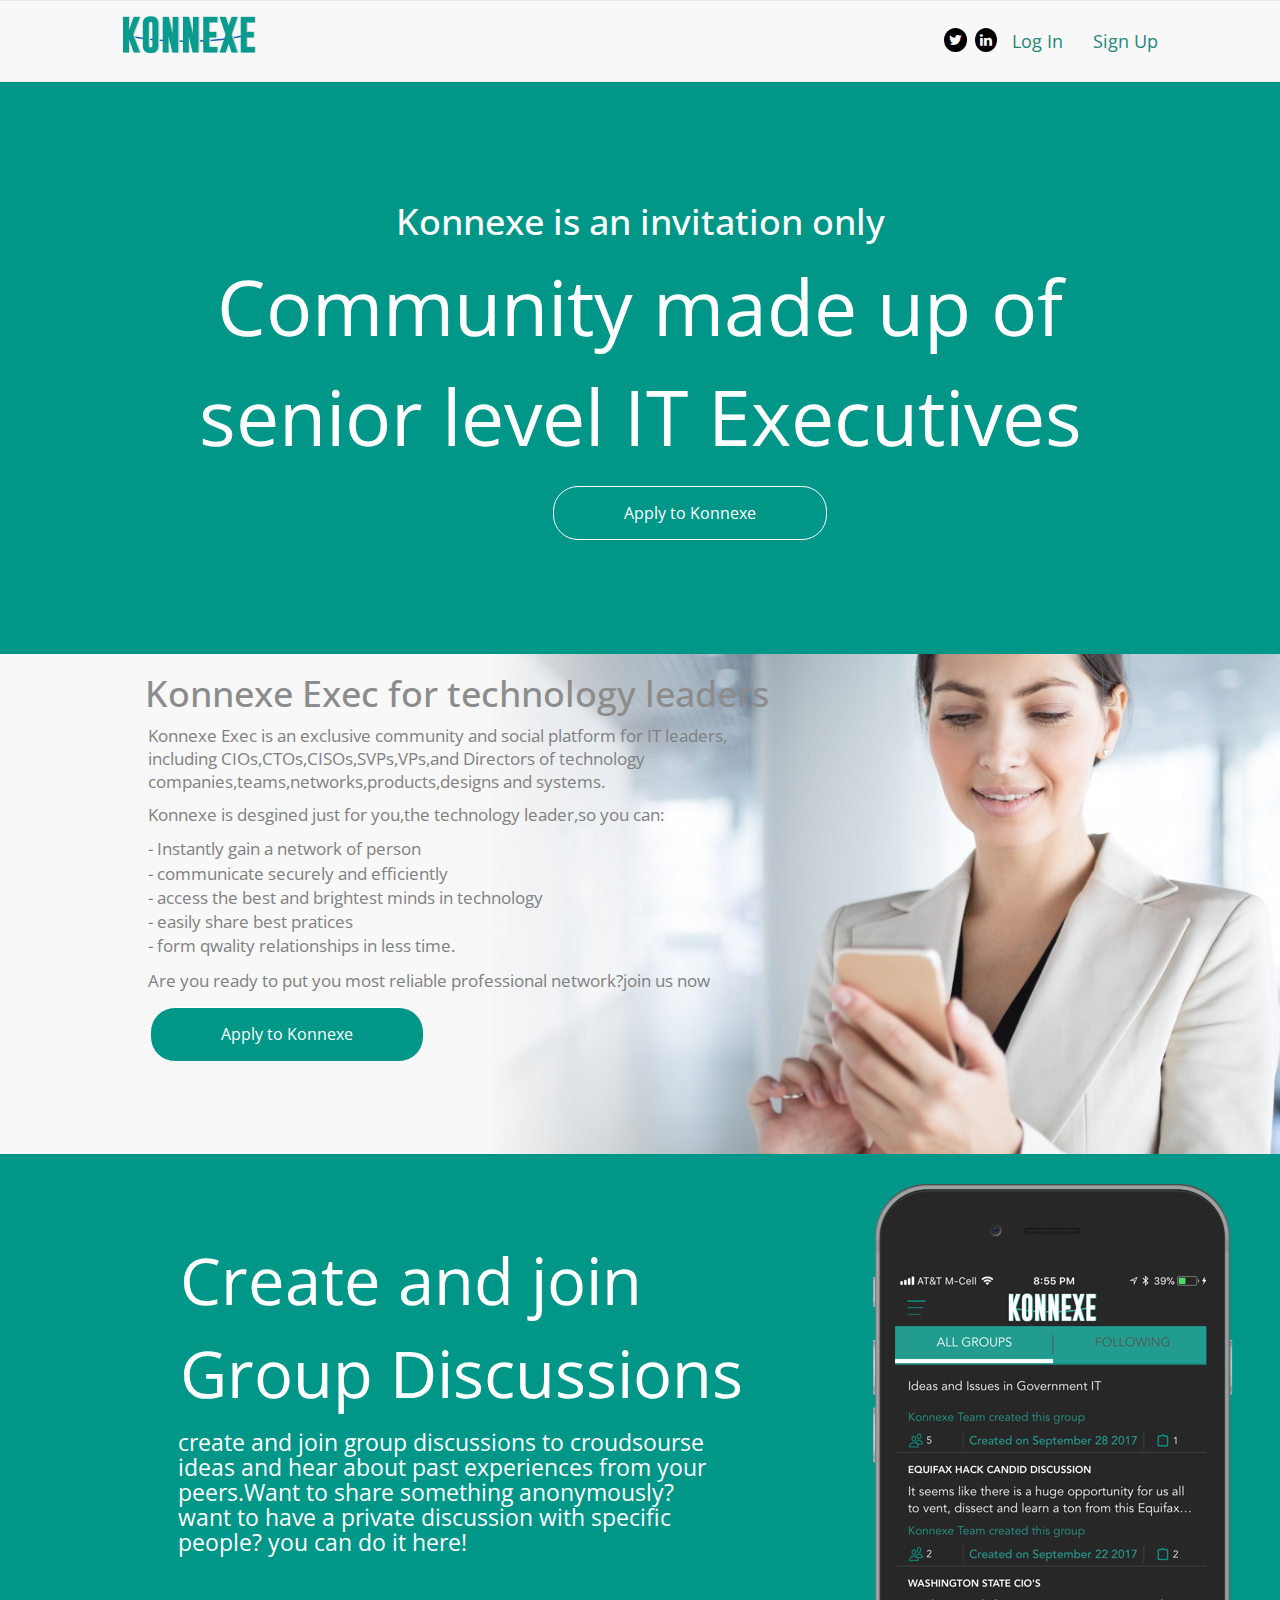
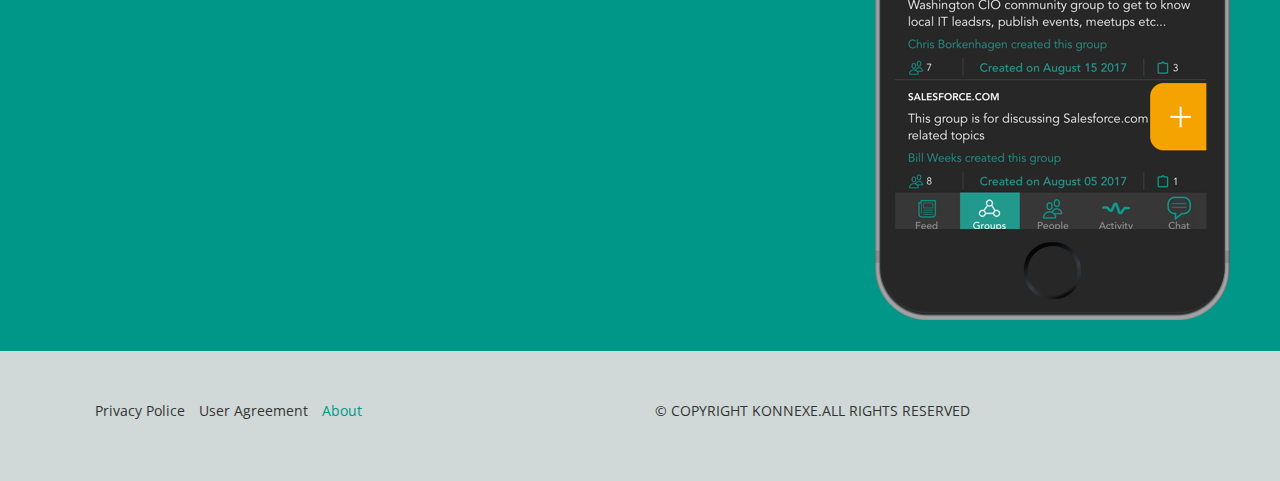
<file: index.html>
<!DOCTYPE html>
<html lang="en">
<head>
  <title>Konnexe</title>
  <meta charset="utf-8">
  <meta name="viewport" content="width=device-width, initial-scale=1">
  <link rel="stylesheet" href="https://maxcdn.bootstrapcdn.com/bootstrap/3.3.7/css/bootstrap.min.css">
  <script src="https://ajax.googleapis.com/ajax/libs/jquery/3.3.1/jquery.min.js"></script>
  <script src="https://maxcdn.bootstrapcdn.com/bootstrap/3.3.7/js/bootstrap.min.js"></script>
  <link rel="stylesheet" type="text/css" href="./css/index.css">
  <link rel="stylesheet" href="https://cdnjs.cloudflare.com/ajax/libs/font-awesome/4.7.0/css/font-awesome.min.css">
  <link href="https://fonts.googleapis.com/css?family=Open+Sans" rel="stylesheet">
</head>
<body>
  <div class="container-fuild">
    <div class="row" id="first-row">
     <nav class="navbar navbar-default">
      <div class="container-fluid navclass-custom">
       <div class="col-md-1 hidden-xs"></div>
       <div class="col-md-6 col-xs-4">
        <img src="./images/Page 1.png"></div>
        <div class="col-md-4 col-xs-8 text-right">
          <a href="https://www.twitter.com"><i id="tweet" class="fa fa-twitter" aria-hidden="true"></i></a>
          <a href="https://www.linkedin.com"><i id="link" class="fa fa-linkedin" aria-hidden="true"></i></a>
          <ul class="nav navbar-nav navbar-right">
            <li><a id="col" href="login.html">Log In</a></li>
            <li><a id="col" href="signup.html">Sign Up</a></li>
          </ul>
        </div>
        <div class="col-md-1 hidden-xs"></div>
      </div>
    </nav>
  </div>
  <div class="row second-row">
    <h1 id="head-edit">Konnexe is an invitation only</h1>
    <p id="para-edit"> Community made up of <br>
    senior level IT Executives</p>
    <ul>
     <li class="button button1"><a href="signup.html">Apply to Konnexe</a></li>
     <ul>
     </div>
     <div class="row third-row">
      <div class="col-sm-12 col-md-12" id="banner-test">
        <h1 id="heading-edit">Konnexe Exec for technology leaders</h1>
        <p id="para-edited">Konnexe Exec is an exclusive community and social platform for IT leaders,<br>
          including CIOs,CTOs,CISOs,SVPs,VPs,and Directors of technology<br>
          companies,teams,networks,products,designs and systems.
        </p>
        <p id="para-margin">Konnexe is desgined just for you,the technology leader,so you can:</p>
        <p id="para-set">- Instantly gain a network of person<br>
          - communicate securely and efficiently<br>
          - access the best and brightest minds in technology<br>
          - easily share best pratices<br>
        - form qwality relationships in less time.</p>
        <p id="para-get">Are you ready to put you most reliable professional network?join us now</p>
        <ul>
         <li class="button1 button2"><a href="signup.html">Apply to Konnexe</a></li>
         <ul>
         </div>
       </div>
       <div class="row back-color">
        <div class="col-sm-8 col-md-8">
          <p id="create-head">Create and join<br>
          Group Discussions</p>
          <p id="create-top">create and join group discussions to croudsourse<br>
            ideas and hear about past experiences from your<br>
            peers.Want to share something anonymously?<br> 
            want to have a private discussion with specific <br>
          people? you can do it here!</p>
        </div>
        <div class="col-sm-4 col-md-4">
          <img id="image-height" src="./images/mobile-mockup-group.png">
        </div>
      </div>
    </div>
    <footer>
      <div class="row last">
        <div class="col-sm-6 col-md-6">
          <ul>
            <li>Privacy Police</li>
            <li>User Agreement</li>
            <li id="last-check">About</li>
          </ul>
        </div>

        <div class="col-sm-6 col-md-6">
          <footer> &copy; COPYRIGHT KONNEXE.ALL RIGHTS RESERVED</footer>
        </div>
      </div>
    </footer>
  </body>
  </html>
</file>
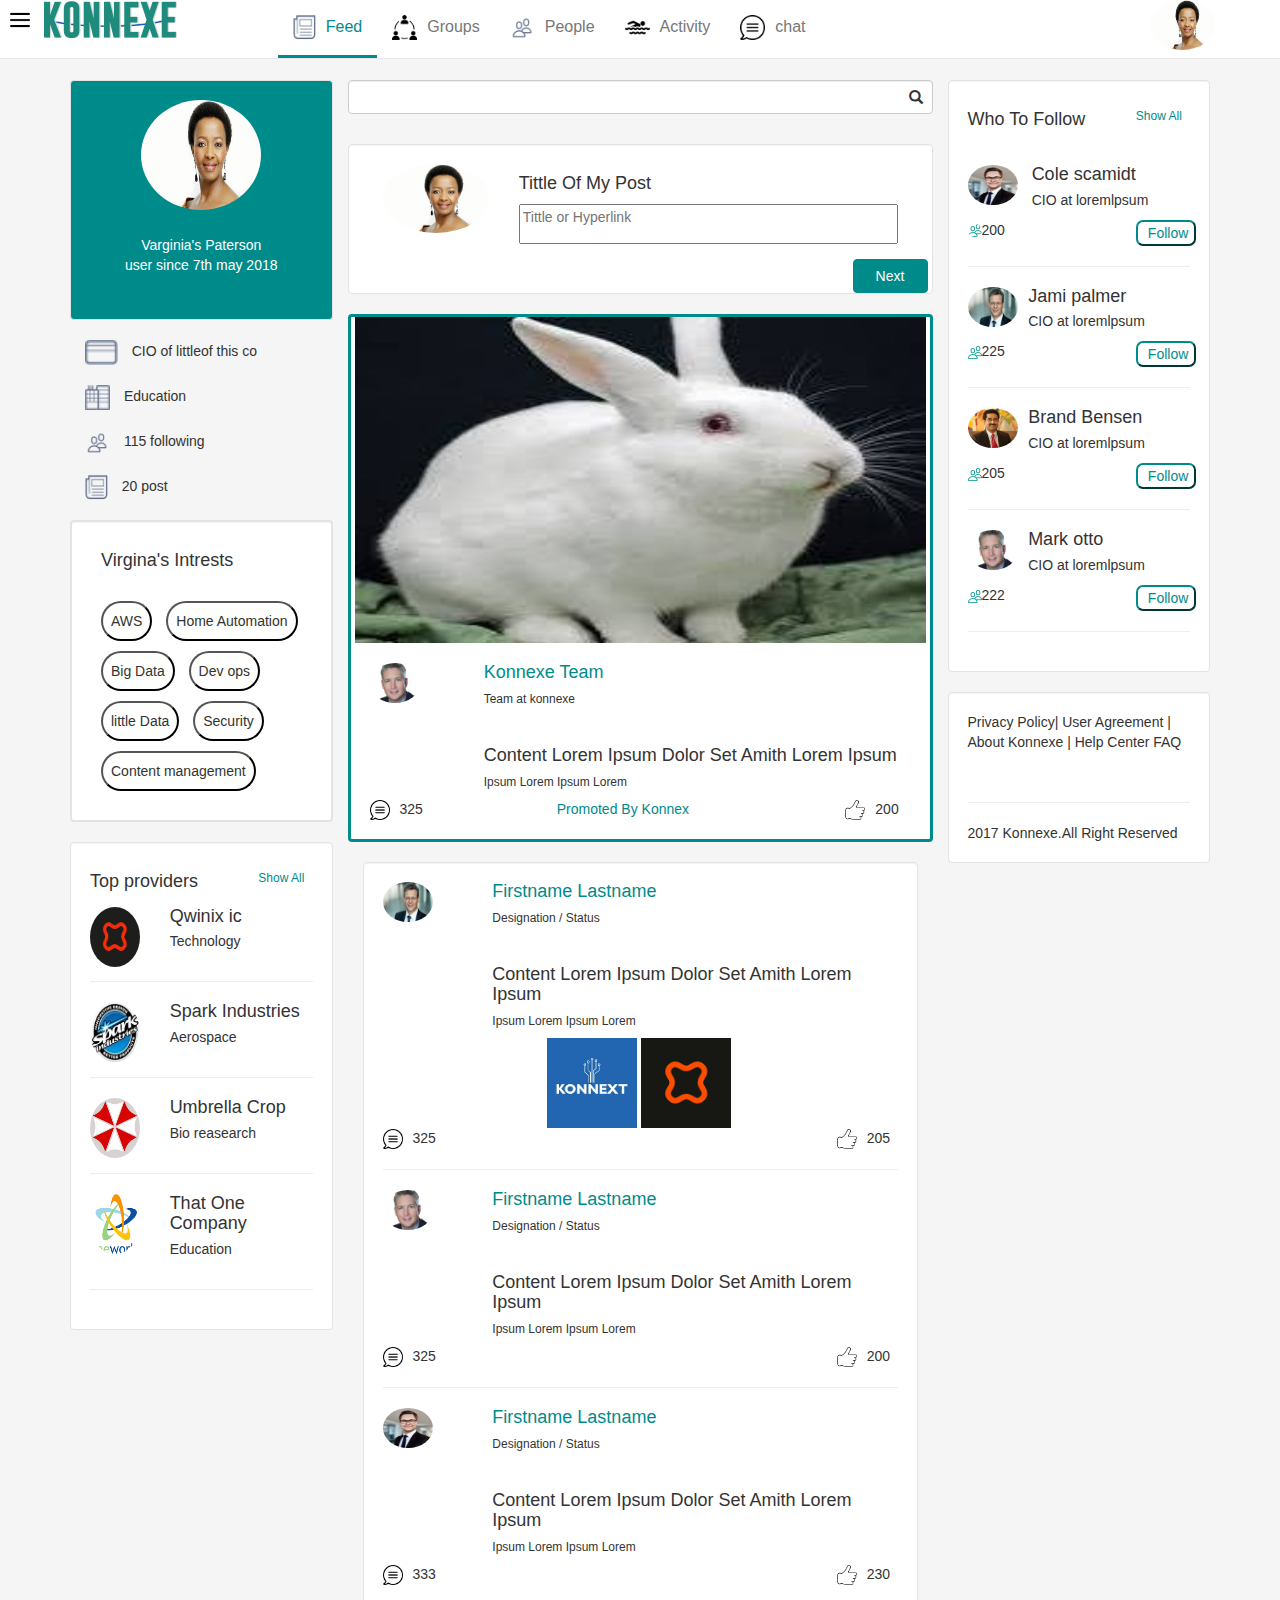
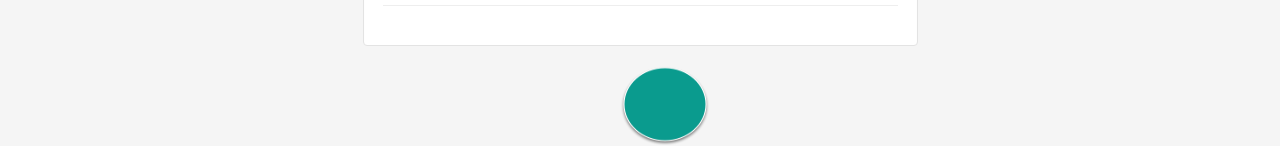
<file: feed.html>
<!DOCTYPE html>
<html>
  <head>
    <meta charset="utf-8">
    <meta name="viewport" content="width=device-width, initial-scale=1">
    <link rel="stylesheet" href="https://maxcdn.bootstrapcdn.com/bootstrap/3.3.7/css/bootstrap.min.css">
    <script src="https://ajax.googleapis.com/ajax/libs/jquery/3.3.1/jquery.min.js"></script>
    <script src="https://maxcdn.bootstrapcdn.com/bootstrap/3.3.7/js/bootstrap.min.js"></script>
    <link rel="stylesheet" href="https://cdnjs.cloudflare.com/ajax/libs/font-awesome/4.7.0/css/font-awesome.min.css">
    <link rel="stylesheet" type="text/css" href="./css/feed.css">
    <script src="./js/feed.js"></script>
  </head>
  <body style="background-color: whitesmoke;">
    <!-- container open  -->
    <div class="row">
      <nav class="navbar navbar-default navbar-fixed-top">
        <div class="navbar-header">
          <button type="button" class="navbar-toggle" data-toggle="collapse" data-target="#myNavbar">
            <span class="icon-bar"></span>
            <span class="icon-bar"></span>
            <span class="icon-bar"></span> 
          </button>
          <img src="images/menu.png" alt="lines" id="menu">
          <img class="img-responsive padding-right" src="./images/logo1.png" alt="no_image" id="logo">
        </div>
        <div class="collapse navbar-collapse" id="myNavbar">
          <ul class="nav navbar-nav navbar-left">
            <li class="custom-active" id="color"><a href="#" style="color: #008B8B"><img class="navicons" src="./images/feed.png">Feed</a></li>
            <li id="color1"><a href="#"><img class="navicons" src="./images/group1.png">Groups</a></li>
            <li id="color2"><a href="people.html"><img class="navicons" src="./images/follow11.png">People</a></li> 
            <li id="color3"><a href="#"><img class="navicons" src="./images/activity.png">Activity</a></li> 
            <li id="color4"><a href="#"><img class="navicons" src="./images/chat.png">chat</a></li> 
          </ul>
          <ul class="nav navbar-nav navbar-right">
            <img src="./images/33.jpeg" class="img-circle img-responsive navimg" height="65" width="65" alt="error" id="img">
          </ul>
        </div>
      </nav>
    </div>
      <!-- left -->
    <div class="container padding_top">
        <div class="row content padding_top"> 
          <div class="col-sm-3 col-sm-3 col-sm-3 col-sm-3"><!--left column-->

            <!-- profile -->
            <div class="well center" id="back_ground_color">
              <img src="./images/33.jpeg" class="img-circle center-block" height="110px" width="120px" alt="error"/>
              <p id="text">Varginia's Paterson</br>
                user since 7th may 2018
              </p>
            </div>
            <div class="row" id="border">
              <img class="navicons" src="./images/co1.png"> CIO of littleof this co<br><br>
              <img class="navicons" src="./images/edu.png"> Education <br><br>
              <img class="navicons" src="./images/follow11.png"> 115 following<br><br>
              <img class="navicons" src="./images/feed.png"> 20 post<br><br>
            </div>

            <!-- intrest -->
            <div class="well border1 wellcolor">
              <h4 id="intrest">Virgina's Intrests</h4><br/>
              <button class="button button1 interest-button">AWS</button>
              <button class="button button2 interest-button">Home Automation</button><br>
              <button class="button button3 interest-button">Big Data</button>
              <button class="button button4 interest-button">Dev ops</button><br>
              <button class="button button4 interest-button">little Data</button>
              <button class="button button5 interest-button">Security</button><br>
              <button class="button button6 interest-button">Content management</button>
            </div>
            <!-- provider -->
            <div class="well wellcolor">
              <div class="row">
                <div class="col-sm-8 col-md-8 col-lg-8 col-xs-8 media-heading"><h4>Top providers</h4>
                </div>
                <div class="col-sm-4 col-md-4 col-lg-4 col-xs-4 allshow"><h6>Show All</h6></div>
              </div>
              <div class="media-left row col-sm-3 col-md-3 col-lg-3 col-xs-3">
                <img src="./images/11.jpeg" class="img-circle" height="60px" width="50px" alt="error">
              </div>
              <div class="media-body" style="padding-left:54px">
                <h4 class="media-heading">Qwinix ic</h4>
                <p>Technology</p>
              </div>
              <hr/>

              <div class="media-left row col-sm-3 col-md-3 col-lg-3 col-xs-3">
                <img src="./images/12.jpeg" class="img-circle" height="60px" width="50px" alt="error">
              </div>
              <div class="media-body" style="padding-left:54px">
                <h4 class="media-heading">Spark Industries</h4>
                <p>Aerospace</p>
              </div>
              <hr/>

              <div class="media-left row col-sm-3 col-md-3 col-lg-3 col-xs-3">
                <img src="./images/21.jpeg" class="img-circle" height="60px" width="50px" alt="error">
              </div>
              <div class="media-body" style="padding-left:54px">
                <h4 class="media-heading">Umbrella Crop</h4>
                <p>Bio reasearch</p>
              </div>
              <hr/>

              <div class="media-left row col-sm-3 col-md-3 col-lg-3 col-xs-3">
                <img src="./images/22.png" class="img-circle" height="60px" width="50px" alt="error">
              </div>
              <div class="media-body" style="padding-left:54px">
                <h4 class="media-heading">That One Company</h4>
                <p>Education</p>
              </div>
              <hr/> 
            </div>
          </div><!--left colum close-->
          <div class="col-sm-6 col-sm-6 col-sm-6 col-sm-6"><!--middle column-->
            <div class="row padding_bottom">
              <div class="form-group has-feedback">
                <input type="text" class="form-control" placehoder="search..">
                <span class="glyphicon glyphicon-search form-control-feedback">
                </span>
              </div>
            </div>
            <div class="row">
              <div class="well wellcolor" style="height: 150px;">
                <div class="col-sm-3 col-md-3 col-lg-3 col-xs-3">
                  <img src="./images/33.jpeg" class="img-circle img-responsive" height:65px; width:55px; alt="error">
                </div>

                <div class="col-sm-9 col-md-9 col-lg-9 col-xs-9 padding_bottom">
                  <h4>Tittle Of My Post</h4>
                  <input type="text" placeholder="Tittle or Hyperlink" id="search" class="padding_bottom">
                </div>
                <div class="row padding_bottom">
                  <button data-toggle="modal" data-target="#myModal" id="next" class="pull-right btn btn-default">Next</button>
                </div>
              </div>
            </div>

            <!-- fixed content -->
            <div class="row well wellcolor" id="bcolor1">
              <div class="row">
                <img src="./images/13.jpeg" height="326px" width="100%" alt="error" style="margin-top: -19px;">
              </div>
              <br/>
              <div class="media-left row col-sm-2 col-md-2 col-lg-2 col-xs-2">
                <img src="./images/4.jpeg" class="img-circle" height="40px" width="50px" alt="error">
              </div>
              <div class="media-body" style="padding-left:54px">
                <h4 class="media-heading allshow">Konnexe Team</h4>
                <h6>Team at konnexe</h6><br/>
                <h4> Content Lorem Ipsum Dolor Set Amith Lorem Ipsum</h4>
                <h6>Ipsum Lorem Ipsum Lorem</h6>
              </div>
              <div class="row">
                <div class="col-sm-10 col-md-9 col-lg-10 col-xs-10"><img src="./images/chat.png" class="fontsize chat"><span>325</span>
                  <span style="padding-left:130px" id="bccolor"> Promoted By Konnex</span></div>
                  <div class="col-sm-2 col-md-3 col-lg-2 col-xs-2"><img id="like2" src="./images/3.png" class="fontsize chat "><span>200</span></div>
                </div>
              </div>
              <!-- fixed close -->


              <div class="well wellcolor" id="displaysubs" style="display:none">

                <!-- post content -->

              </div>
              <div class="well wellcolor">
                <div class="media-left row col-sm-2 col-md-2 col-lg-2 col-xs-2">
                  <img src="./images/1.jpeg" class="img-circle" height="40px" width="50px" alt="error">
                </div>
                <div class="media-body" style="padding-left:54px">
                  <h4 class="media-heading allshow">Firstname Lastname</h4>
                  <h6>Designation / Status</h6><br/>
                  <h4> Content Lorem Ipsum Dolor Set Amith Lorem Ipsum</h4>
                  <h6>Ipsum Lorem Ipsum Lorem</h6>
                  <div class="row">
                    <img src="./images/1.png" height="90px" width="90px" id="left">
                    <img src="./images/2.png" height="90px" width="90px">
                  </div>
                </div>
                <div class="row">
                  <div class="col-sm-10 col-md-9 col-lg-10 col-xs-10"><img src="./images/chat.png" class="fontsize chat"><span>325</span></div>
                  <div class="col-sm-2 col-md-3 col-lg-2 col-xs-2"><img id="like1" src="./images/3.png" class="fontsize chat"><span>205</span></div>
                </div>
                <hr/>

                <div class="media-left row col-sm-2 col-md-2 col-lg-2 col-xs-2">
                  <img src="./images/4.jpeg" class="img-circle" height="40px" width="50px" alt="error">
                </div>
                <div class="media-body" style="padding-left:54px">
                  <h4 class="media-heading allshow">Firstname Lastname</h4>
                  <h6>Designation / Status</h6><br/>
                  <h4> Content Lorem Ipsum Dolor Set Amith Lorem Ipsum</h4>
                  <h6>Ipsum Lorem Ipsum Lorem</h6>
                </div>
                <div class="row">
                  <div class="col-sm-10 col-md-9 col-lg-10 col-xs-10"><img src="./images/chat.png" class="fontsize chat"><span>325</span></div>
                  <div class="col-sm-2 col-md-3 col-lg-2 col-xs-2"><img id="like4" src="./images/3.png" class="fontsize chat "><span>200</span></div>
                </div>
                <hr/>

                <div class="media-left row col-sm-2 col-md-2 col-lg-2 col-xs-2">
                  <img src="./images/3.jpeg" class="img-circle" height="40px" width="50px" alt="error">
                </div>
                <div class="media-body" style="padding-left:54px">
                  <h4 class="media-heading allshow">Firstname Lastname</h4>
                  <h6>Designation / Status</h6><br/>
                  <h4> Content Lorem Ipsum Dolor Set Amith Lorem Ipsum</h4>
                  <h6>Ipsum Lorem Ipsum Lorem</h6>
                </div>
                <div class="row">
                  <div class="col-sm-10 col-md-9 col-lg-10 col-xs-10"><img src="./images/chat.png" class="fontsize chat"><span>333</span></div>
                  <div class="col-sm-2 col-md-3 col-lg-2 col-xs-2"><img  id="like3" src="./images/3.png" class="fontsize chat "><span>230</span></div>
                </div>
                <hr/>
              </div>

            </div><!--middle end-->

            <div class="col-sm-3 col-sm-3 col-sm-3 col-sm-3"><!--right-->
             <div class="well wellcolor">
              <div class="row">
                <div class="col-sm-8 col-md-8 col-lg-8 col-xs-8 media-heading"><h4>Who To Follow</h4></div>
                <div class="col-sm-4 col-md-4 col-lg-4 col-xs-4 allshow"><h6>Show All</h6></div>
              </div>
              <br/>

              <div class="row">
                <div class="media-left col-sm-3 col-md-3 col-lg-3 col-xs-3">
                  <img src="./images/3.jpeg" class="img-circle" height="40px" width="50px" alt="error">
                </div>
                <div class="media-body" style="padding-left:16px">
                  <h4 class="media-heading">Cole scamidt</h4>
                  <p>CIO at loremlpsum</p>
                </div>
              </div>
              <div class="row">
                <div class="col-sm-8 col-md-8 col-lg-8 col-xs-8">
                  <img src="./images/fcolor.png" class="allshow">200
                </div>
                <div class="col-sm-4 col-md-4 col-lg-4 col-xs-4"><button type="button" class="media-right bcolor allshow">Follow</button>
                </div>
              </div>
              <hr/>


              <div class="media-left row col-sm-3 col-md-3 col-lg-3 col-xs-3">
                <img src="./images/1.jpeg" class="img-circle" height="40px" width="50px" alt="error">
              </div>
              <div class="media-body" style="padding-left:35px">
                <h4 class="media-heading">Jami palmer</h4>
                <p>CIO at loremlpsum</p>
              </div>
              <div class="row">
                <div class="col-sm-8 col-md-8 col-lg-8 col-xs-8"><img src="./images/fcolor.png">225</div>
                <div class="col-sm-4 col-md-4 col-lg-4 col-xs-4"><button type="button" class="media-right bcolor allshow">Follow</button></div>
              </div>
              <hr/>

              <div>
                <div class="media-left row col-sm-3 col-md-3 col-lg-3 col-xs-3">
                  <img src="./images/22.jpeg" class="img-circle" height="40px" width="50px" alt="error">
                </div>
                <div class="media-body" style="padding-left:35px">
                  <h4 class="media-heading">Brand Bensen</h4>
                  <p>CIO at loremlpsum</p>
                </div>
                <div class="row">
                  <div class="col-sm-8 col-md-8 col-lg-8 col-xs-8"><img src="./images/fcolor.png">205</div>
                  <div class="col-sm-4 col-md-4 col-lg-4 col-xs-4"><button type="button" class="media-right bcolor allshow">Follow</button></div>
                </div>
              </div>
              <hr/>

              <div>
                <div class="media-left row col-sm-3 col-md-3 col-lg-3 col-xs-3">
                  <img src="./images/4.jpeg" class="img-circle" height="40px" width="50px" alt="error">
                </div>
                <div class="media-body" style="padding-left:35px">
                  <h4 class="media-heading">Mark otto</h4>
                  <p>CIO at loremlpsum</p>
                </div>
                <div class="row">
                  <div class="col-sm-8 col-md-8 col-lg-8 col-xs-8"><img src="./images/fcolor.png">222</div>
                  <div class="col-sm-4 col-md-4 col-lg-4 col-xs-4"><button type="button" class="media-right bcolor allshow">Follow</button></div>
                </div>
                <hr/>

              </div>
            </div>


            <div class="well wellcolor">
              <p> Privacy Policy|  User Agreement |
                About Konnexe | Help Center FAQ
              </p>
              <br/>
              <hr/>
              2017 Konnexe.All Right Reserved
            </div> 
          </div><!-- right end-->

        </div><!-- main row-->
        <img src="./images/ss.png" height="80px" width="90px" alt="error" style="margin-left: 550px;">
      </div><!-- container close -->
  </body>
</html>
<div id="result"></div>
  <div class="modal fade" id="myModal" role="dialog">
    <div class="modal-dialog">
    <!-- Modal content-->
    <div class="modal-content">
      <div class="modal-header">
        <button type="button" class="close" data-dismiss="modal">&times;</button>
        <div class="row col-xs-3 col-lg-3 col-md-3 col-lg-3"><img src="./images/33.jpeg" class="img-circle" height="65" width="65" alt="error"></div>


        <div class="modal-title col-xs-9 col-lg-9 col-md-9 col-lg-9">Tittle of my post<br>
          <div class="btn-group">

            <input  id="searchinput" type="search" class="form-control" placeholder="Title of post">
            <span id="searchclear" class="glyphicon glyphicon-remove-circle"></span>
          </div>
          <div>
            <input type="file" id="imgInp"/><p id="photo">Include a Photo</p>
            <img id='img-upload'/>
          </div>
          <div>Body Of Your Post<br/>
            <div class="btn-group">
           <input  id="bpost" type="search" class="form-control" placeholder="Please enter maximum(50 characters)">
           <span id="searchclear" class="glyphicon glyphicon-remove-circle"></span>
         </input>
       </div>
       <div class="modal-body">
       </div>
       <div class="modal-footer">
        <button type="button" class="btn btn-default" data-dismiss="modal" id="hit">Post</button>
      </div>
     </div>
  </div>
</div>
</file>
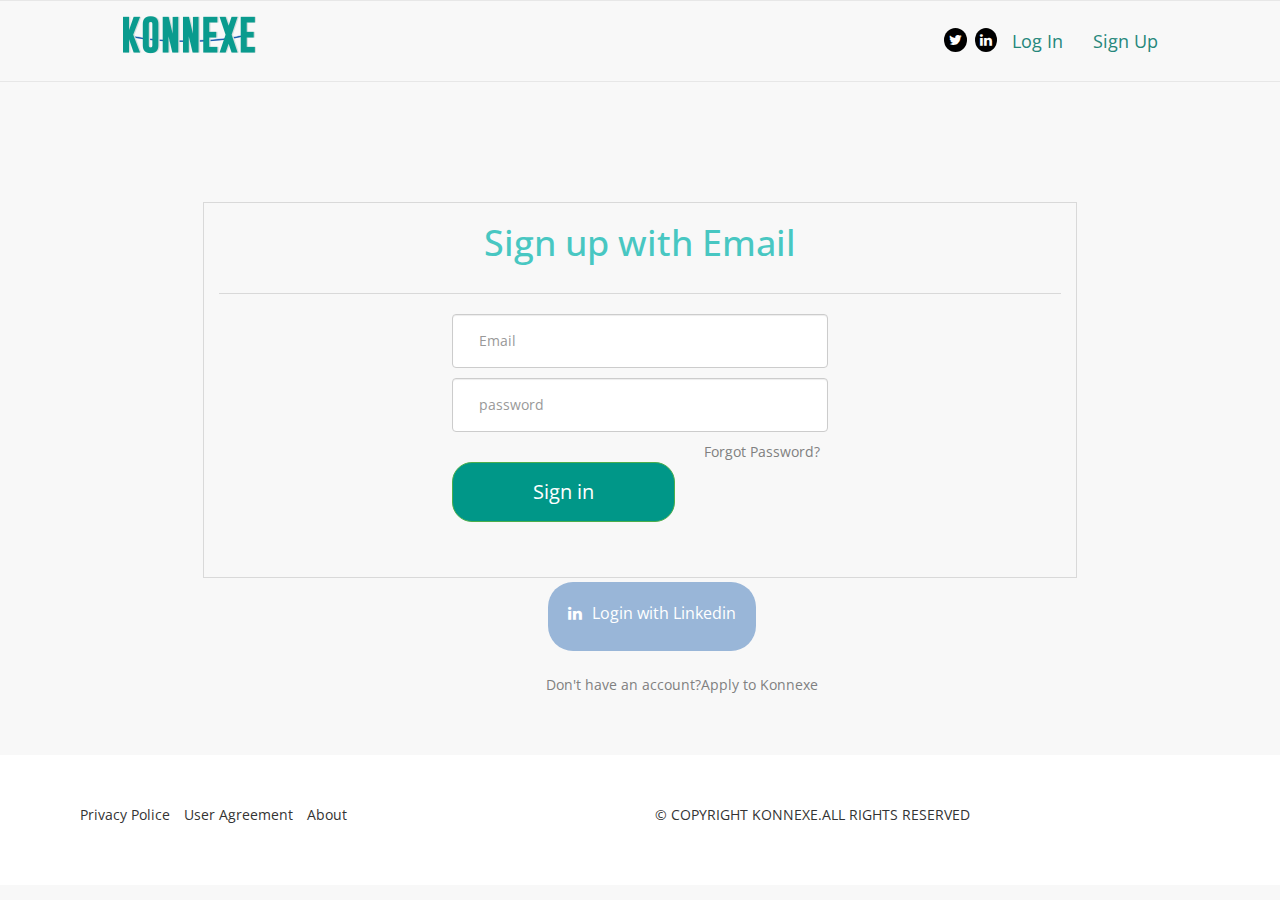
<file: login.html>
<!DOCTYPE html>
<html lang="en">
<head>
  <title>Konnexe</title>
  <meta charset="utf-8">
  <meta name="viewport" content="width=device-width, initial-scale=1">
  <link rel="stylesheet" href="https://maxcdn.bootstrapcdn.com/bootstrap/3.3.7/css/bootstrap.min.css">
  <script src="https://ajax.googleapis.com/ajax/libs/jquery/3.3.1/jquery.min.js"></script>
  <script src="https://maxcdn.bootstrapcdn.com/bootstrap/3.3.7/js/bootstrap.min.js"></script>
  <link rel="stylesheet" type="text/css" href="./css/login.css">
  <link rel="stylesheet" href="https://cdnjs.cloudflare.com/ajax/libs/font-awesome/4.7.0/css/font-awesome.min.css">
  <link href="https://fonts.googleapis.com/css?family=Open+Sans" rel="stylesheet">
</head>
<body>
  <div class="container-fuild">
    
    <div class="row">
      <nav class="navbar navbar-default">
        <div class="container-fluid navclass-custom">
         <div class="col-md-1 hidden-xs"></div>
         <div class="col-md-6 col-xs-4">
          <img src="./images/Page 1.png"></div>
          <div class="col-md-4 col-xs-8 text-right">
            <a href="https://www.twitter.com"><i id="tweet" class="fa fa-twitter" aria-hidden="true"></i></a>
            <a href="https://www.linkedin.com"><i id="link" class="fa fa-linkedin" aria-hidden="true"></i></a>
            <ul class="nav navbar-nav navbar-right">
              <li><a id="col" href="index.html">Log In</a></li>
              <li><a id="col" href="index.html">Sign Up</a></li>
            </ul>
          </div>
          <div class="col-md-1 hidden-xs"></div>
        </div>
      </nav>
    </div>
    <div class="row" id="mid"></div>
    <div class="row">
      <div class="col-sm-2 col-md-2"></div>
      <div  id ="form" class="col-sm-8 col-md-8">
        <div class="row"">
          <div class="col-sm-12 col-md-12">
            <h1 id="heading-text">Sign up with Email</h1>
          </div>
        </div>
        <hr>
        <div class="row">
          <div class="col-sm-3 col-md-3"></div>
          <div class="col-sm-6 col-md-6">

            <div class="col-sm-12 col-md-12">
             <input type="Email" class="form-control margin-pop" id="email-check" placeholder="Email" name="Email">
             <div class="hide" id="email-error" />
             <span>Please enter proper email format</span>
           </div>
         </div>
         <div class="col-sm-12 col-md-12">
          <input type="password" class="form-control margin-pop" id="password-check" placeholder="password" name="password-check">
          <div class="hide" id="password-error" />
          <span>Please enter proper password format</span>
        </div>
      </div>
      <div class="col-sm-12 col-md-12">
        <span id="span-move">Forgot Password?</span>
      </div>
      <div class="col-sm-12 col-md-12">
       <button id="submit" class="btn btn-success" >Sign in</button>
     </div>
   </div>
   <div class="col-sm-3 col-md-3"></div>

 </div>
</div>
<div class="col-sm-2 col-md-2"></div>
</div>
<div class="row">
  <div class="col-sm-5 col-md-5"></div>
  <div class="col-sm-3 col-md-3">
    <button class="button button1"><p class="fa fa-linkedin link-edit" aria-hidden="true"></p>Login with Linkedin</button>
  </div>
  <div class="col-sm-4 col-md-4"></div>
</div>

<div class="row">
  <div class="col-sm-5 col-md-5"></div>
  <div class="col-sm-3 col-md-3">
    <p id="para-edit">Don't have an account?Apply to Konnexe</p>
  </div>
  <div class="col-sm-4 col-md-4"></div>
</div>
</div>
<div class="row">
  <footer>
    <div class="row last">
      <div class="col-sm-6 col-md-6">
        <ul>
          <li>Privacy Police</li>
          <li>User Agreement</li>
          <li>About</li>
        </ul>
      </div>

      <div class="col-sm-6 col-md-6">
        <footer> &copy; COPYRIGHT KONNEXE.ALL RIGHTS RESERVED</footer>
      </div>
    </div>
  </footer>
</div>
</body>
</html>
<script type="text/javascript" src="js/login.js"></script>
</file>
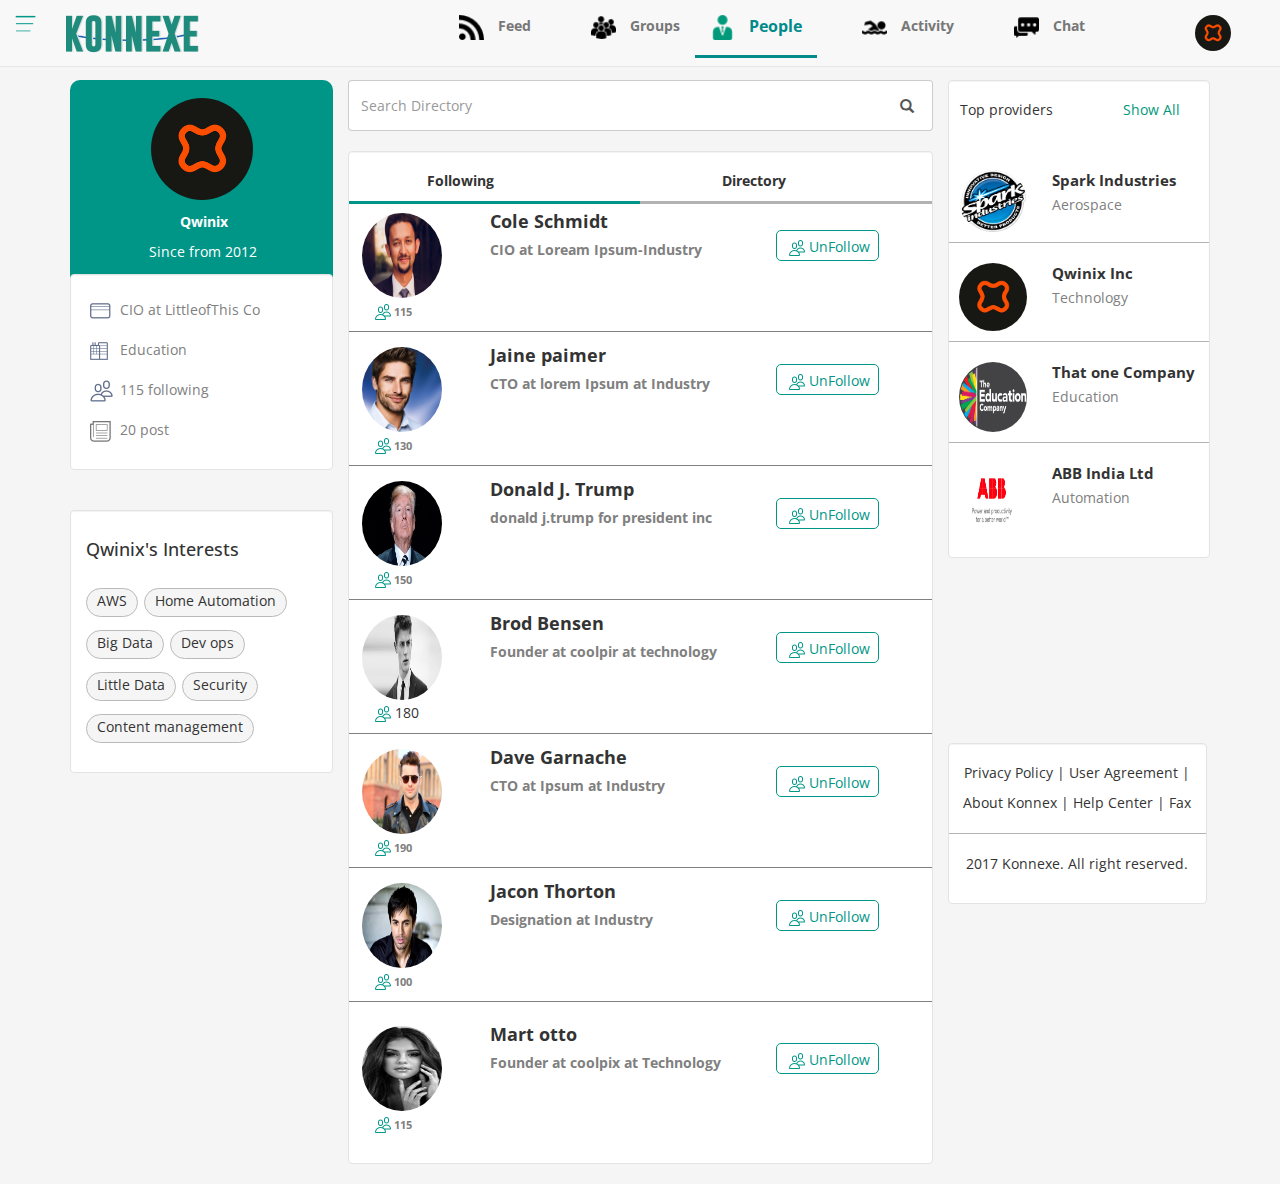
<file: people.html>
<!DOCTYPE html>
<html lang="en">
<head>
  <title>Konnexe</title>
  <meta charset="utf-8">
  <meta name="viewport" content="width=device-width, initial-scale=1">
  <link rel="stylesheet" href="https://maxcdn.bootstrapcdn.com/bootstrap/3.3.7/css/bootstrap.min.css">
  <script src="https://ajax.googleapis.com/ajax/libs/jquery/3.3.1/jquery.min.js"></script>
  <script src="https://maxcdn.bootstrapcdn.com/bootstrap/3.3.7/js/bootstrap.min.js"></script>
  <link rel="stylesheet" type="text/css" href="css/people.css">
  <script type="text/javascript" src="js/people.js"></script>
</head>
<body>
  <div class="row">
    <nav class="navbar navbar-default navbar-fixed-top">
      <div class="navbar-header">
        <button type="button" class="navbar-toggle" data-toggle="collapse" data-target="#myNavbar">
          <span class="icon-bar"></span>
          <span class="icon-bar"></span>
          <span class="icon-bar"></span> 
        </button>
        <a class="navbar-brand"><img class="image-resp" src="./images/2D_2E_images/Menu_Green.png"></a>
        <a class="navbar-brand"><img class="img-responsive" src="./images/2D_2E_images/logo.png"></a>
      </div>
      <div class="collapse navbar-collapse" id="myNavbar">
        <ul class="nav navbar-nav navbar-right">
          <li><a class="algn1" href="feed.html"><img class="navicons"src="./images/2D_2E_images/rss-symbol.png"><b> Feed</b></a></li>
          <li><a class="algn1" href="#"><img class="navicons" src="./images/2D_2E_images/users-group.png"><b> Groups</b></a></li>
          <li class="custom-active"><a href="#" id="qwerty1"><img class="navicons" src="./images/2D_2E_images/manage.png"><b> People</b></a></li>
          <li><a class="algn1" href="#"><img class="navicons" src="./images/2D_2E_images/swimming.png"><b> Activity</b></a></li>
          <li><a class="algn1" href="#"><img class="navicons" src="./images/2D_2E_images/support.png"><b> Chat</b></a></li>
          <li><a class="algn2 pull-right" href="#"><img class="img pull-right" src="./images/2D_2E_images/qwinix.png" alt="Avatar"></a></li>
        </ul>
      </div>
    </nav>
  </div>
  <br><br><br>
  <div class="whitesmoke">
    <div class="container">    
      <div class="row content">
        <div class="col-sm-3 col-md-3 col-lg-3 col-xs-12 decrs">
          <div class="white1">
            <div class="row">
              <div class="col-sm-12 col-md-12 col-lg-12 col-xs-12">
                <p><img class="img1" src="./images/2D_2E_images/qwinix.png" alt="Avatar"></p>
              </div>
            </div>
            <div class="row">
              <div class="col-sm-12 col-md-12 col-lg-12 col-xs-12">
                <p class="img2"><b>Qwinix</b></p>
                <p class="img3">Since from 2012</p><br>
              </div>
            </div>
          </div>
          <div class="well white2">
            <div class="row">
              <div class="col-sm-1 col-md-1 col-lg-1 col-xs-1">
                <img src="./images/2D_2E_images/Title_white.png">
              </div>
              <div class="col-sm-9 col-md-9 col-lg-9 col-xs-9">
                <p class="c-g">CIO at LittleofThis Co</p>
              </div>
            </div>
            <div class="row" id="alter">

              <div class="col-sm-1 col-md-1 col-lg-1 col-xs-1">
                <img src="./images/2D_2E_images/Industry_white.png">
              </div>
              <div class="col-sm-9 col-md-9 col-lg-9 col-xs-9">
                <p class="c-g">Education</p>
              </div>
            </div>
            <div class="row" id="alter">
              <div class="col-sm-1 col-md-1 col-lg-1 col-xs-1">
                <img src="./images/2D_2E_images/Network_White.png">
              </div>
              <div class="col-sm-9 col-md-9 col-lg-9 col-xs-9">
                <p class="c-g">115 following</p>
              </div>
            </div>
            <div class="row" id="alter">
              <div class="col-sm-1 col-md-1 col-lg-1 col-xs-1">
                <img src="./images/2D_2E_images/feed_grey.png">
              </div>
              <div class="col-sm-9 col-md-9 col-lg-9 col-xs-9">
                <p class="c-g">20 post</p>
              </div>
            </div>
          </div><br>
          <div class="well white7">
            <div id="align1">
              <h4 class="alter1">Qwinix's Interests</h4>
              <div class="button button1 interest-button">AWS</div>
              <div class="button button2 interest-button">Home Automation</div><br>
              <div class="button button3 interest-button">Big Data</div>
              <div class="button button4 interest-button">Dev ops</div><br>
              <div class="button button5 interest-button">Little Data</div>
              <div class="button button6 interest-button">Security</div><br>
              <button class="button button7 interest-button">Content management</button>
            </div>
          </div>
        </div><br>
        <div class="col-sm-6 text-left"> 
          <div class="row">
            <div id="imaginary_container"> 
              <div class="input-group stylish-input-group">
                <input type="text" class="form-control" placeholder="Search Directory" >
                <span class="input-group-addon">
                  <button type="submit">
                    <span class="glyphicon glyphicon-search"></span>
                  </button>  
                </span>
              </div>
            </div>
          </div><br>
          <div class="row">
            <div class="well white">
              <div class="col-sm-6 col-md-6 col-lg-6 col-xs-6 text-custom b-btm1" id="b-btm1"><p id="hi" class="cal1"><span><b>Following</b></span></p></div>
              <div class="col-sm-6 col-md-6 col-lg-6 col-xs-6 text-custom b-btm2" id="b-btm2"><p id="hello" class="cal"><b>Directory</b></p></div><br>
             <br>
              <div id="show">
                <div class="test-wraper">
                  <div class="test">
                    <div class="m-lg-10">
                      <div class="row">
                        <div class="col-md-2 col-sm-2 col-lg-2 col-xs-2 adjust">
                          <img id="algn1" src="./images/2D_2E_images/men1.jpg" alt="Avatar"><br>
                          <p class="space2"><a href="#"><img src="./images/2D_2E_images/people_green.png"></a><b class="c-g-fs"> 115</b></p>
                        </div>
                        <div class="col-md-6 col-sm-6 col-lg-6 col-xs-6">
                          <h4 class="media-heading space"><b>Cole Schmidt</b></h4>
                          <div class="space c-g"><b>CIO at Loream Ipsum-Industry</b></div>
                        </div>
                        <div class="col-md-4 col-sm-4 col-lg-4 col-xs-4">
                          <div class="space1">
                            <div id="show1" class="text-custom">
                              <button class="btn btn-default parent"><img src="./images/2D_2E_images/people_green.png"> UnFollow</button>
                            </div>
                            <div id="hide1" class="text-custom">
                              <button class="btn btn-default parent1"><img src="./images/2D_2E_images/people_green.png"> Follow</button>
                            </div>
                          </div>
                        </div>
                      </div>
                    </div>
                  </div>
                </div>
                <div class="test4"></div>
                <div class="m-lg-10">
                  <div class="row">
                    <div class="col-md-2 col-sm-2 col-lg-2 col-xs-2 adjust">
                      <img id="algn1" src="images/2D_2E_images/men2.jpg" alt="Avatar"><br>
                      <p class="space2"><a href="#"><img src="./images/2D_2E_images/people_green.png"></a><b class="c-g-fs"> 130</b></p>
                    </div>
                    <div class="col-md-6 col-sm-6 col-lg-6 col-xs-6">
                      <h4 class="media-heading space"><b>Jaine paimer</b></h4>
                      <p class="space c-g"><b>CTO at lorem Ipsum at Industry</b></p>
                    </div>
                    <div class="col-md-4 col-sm-4 col-lg-4 col-xs-4">
                      <div class="space1" >
                        <div id="show2" class="text-custom">
                          <button class="btn btn-default hi"><img src="./images/2D_2E_images/people_green.png"> UnFollow</button>
                        </div>
                        <div id="hide2" class="text-custom">
                          <button class="btn btn-default hello"><img src="./images/2D_2E_images/people_green.png"> Follow</button>
                        </div>
                      </div>
                    </div>
                  </div>
                </div>
                <div class="m-lg-10">
                  <div class="row">
                    <div class="col-md-2 col-sm-2 col-lg-2 col-xs-2 adjust">
                      <img id="algn1" src="./images/2D_2E_images/download.jpeg" alt="Avatar"><br>
                      <p class="space2"><a href="#"><img src="./images/2D_2E_images/people_green.png"></a><b class="c-g-fs"> 150</b></p>
                    </div>
                    <div class="col-md-6 col-sm-6 col-lg-6 col-xs-6">
                      <h4 class="media-heading space"><b>Donald J. Trump</b></h4>
                      <p class="space c-g"><b>donald j.trump for president inc</b></p>
                    </div>
                    <div class="col-md-4 col-sm-4 col-lg-4 col-xs-4">
                      <div class="space1">
                        <div id="show3" class="text-custom">
                          <button class="btn btn-default hi1"><img src="./images/2D_2E_images/people_green.png"> UnFollow</button>
                        </div>
                        <div id="hide3" class="text-custom">
                          <button class="btn btn-default hello1"><img src="./images/2D_2E_images/people_green.png"> Follow</button>
                        </div>
                      </div>
                    </div>
                  </div>
                </div>
                <div class="m-lg-10">
                  <div class="row">
                    <div class="col-md-2 col-sm-2 col-lg-2 col-xs-2 adjust">
                      <img id="algn1" src="./images/2D_2E_images/men.jpg" alt="Avatar"><br>
                      <p class="space2"><img src="./images/2D_2E_images/people_green.png"> 180</p>
                    </div>
                    <div class="col-md-6 col-sm-6 col-lg-6 col-xs-6">
                      <h4 class="media-heading space"><b>Brod Bensen</b></h4>
                      <p class="space c-g"><b>Founder at coolpir at technology</b></p>
                    </div>
                    <div class="col-md-4 col-sm-4 col-lg-4 col-xs-4">
                      <div class="space1">
                        <div id="show4" class="text-custom">
                          <button class="btn btn-default hi2"><img src="./images/2D_2E_images/people_green.png"> UnFollow</button>
                        </div>
                        <div id="hide4" class="text-custom">
                          <button class="btn btn-default hello2"><img src="./images/2D_2E_images/people_green.png"> Follow</button>
                        </div>
                      </div>
                    </div>
                  </div>
                </div>
                <div class="m-lg-10">
                  <div class="row">
                    <div class="col-md-2 col-sm-2 col-lg-2 col-xs-2 adjust">
                      <img id="algn1" src="./images/2D_2E_images/akcent.jpg" alt="Avatar"><br>
                      <p class="space2"><a href="#"><img src="images/2D_2E_images/people_green.png"></a><b class="c-g-fs"> 190</b></p>
                    </div>
                    <div class="col-md-6 col-sm-6 col-lg-6 col-xs-6">
                      <h4 class="media-heading space"><b>Dave Garnache</b></h4>
                      <p class="space c-g"><b>CTO at Ipsum at Industry</b></p>
                    </div>
                    <div class="col-md-4 col-sm-4 col-lg-4 col-xs-4">
                      <div class="space1">
                        <div id="show5" class="text-custom">
                          <button class="btn btn-default hi3"><img src="./images/2D_2E_images/people_green.png"> UnFollow</button>
                        </div>
                        <div id="hide5" class="text-custom">
                          <button class="btn btn-default hello3"><img src="./images/2D_2E_images/people_green.png"> Follow</button>
                        </div>
                      </div>
                    </div>
                  </div>
                </div>
                <div class="m-lg-10">
                  <div class="row">
                    <div class="col-md-2 col-sm-2 col-lg-2 col-xs-2 adjust">
                      <img id="algn1" src="./images/2D_2E_images/62724562.jpg" alt="Avatar"><br>
                      <p class="space2"><a href="#"><img src="./images/2D_2E_images/people_green.png"></a><b class="c-g-fs"> 100</b></p>
                    </div>
                    <div class="col-md-6 col-sm-6 col-lg-6 col-xs-6">
                      <h4 class="media-heading space"><b>Jacon Thorton</b></h4>
                      <p class="space c-g"><b>Designation at Industry</b></p>
                    </div>
                    <div class="col-md-4 col-sm-4 col-lg-4 col-xs-4">
                      <div class="space1">
                        <div id="show6" class="text-custom">
                          <button class="btn btn-default hi4" ><img src="./images/2D_2E_images/people_green.png"> UnFollow</button>
                        </div>
                        <div id="hide6" class="text-custom">
                          <button class="btn btn-default hello4"><img src="./images/2D_2E_images/people_green.png"> Follow</button>
                        </div>
                      </div>
                    </div>
                  </div>
                </div>
                  <div class="row">
                    <div class="col-md-2 col-sm-2 col-lg-2 col-xs-2 adjust">
                      <img id="algn1" src="./images/2D_2E_images/download(1).jpeg" alt="Avatar"><br>
                      <p class="space2"><a href="#"><img src="./images/2D_2E_images/people_green.png"></a><b class="c-g-fs"> 115</b></p>
                    </div>
                    <div class="col-md-6 col-sm-6 col-lg-6 col-xs-6">
                      <h4 class="media-heading space"><b>Mart otto</b></h4>
                      <p class="space c-g"><b>Founder at coolpix at Technology</b></p>
                    </div>
                    <div class="col-md-4 col-sm-4 col-lg-4 col-xs-4">
                      <div class="space1">
                        <div id="show7" class="text-custom">
                          <button class="btn btn-default hi5"><img src="./images/2D_2E_images/people_green.png"> UnFollow</button>
                        </div>
                        <div id="hide7" class="text-custom">
                          <button class="btn btn-default hello5"><img src="./images/2D_2E_images/people_green.png"> Follow</button>
                        </div>
                      </div>
                    </div>
                  </div>
              </div>
              <div id="hide">
                <div class="test3"></div>
                <div class="m-lg-10">
                  <div class="row">
                    <div class="col-md-2 col-sm-2 col-lg-2 col-xs-2 adjust">
                      <img id="algn1" src="./images/2D_2E_images/men2.jpg" alt="Avatar"><br>
                      <p class="space2"><a href="#"><img src="./images/2D_2E_images/people_green.png"></a><b class="c-g-fs"> 130</b></p>
                    </div>
                    <div class="col-md-6 col-sm-6 col-lg-6 col-xs-6">
                      <h4 class="media-heading space"><b>Jaine paimer</b></h4>
                      <p class="space c-g"><b>CTO at lorem Ipsum at Industry</b></p>
                    </div>
                    <div class="col-md-4 col-sm-4 col-lg-4 col-xs-4">
                      <div class="space1">
                        <div id="show8" class="text-custom">
                          <button class="btn btn-default hi6"><img src="./images/2D_2E_images/people_green.png"> Follow</button>
                        </div>
                        <div id="hide8" class="text-custom">
                          <button class="btn btn-default hello6"><img src="./images/2D_2E_images/people_green.png"> Unfollow</button>
                        </div>
                      </div>
                    </div>
                  </div>
                </div>
                <div class="m-lg-10">
                  <div class="row">
                    <div class="col-md-2 col-sm-2 col-lg-2 col-xs-2 adjust">
                      <img id="algn1" src="./images/2D_2E_images/men.jpg" alt="Avatar"><br>
                      <p class="space2"><img src="./images/2D_2E_images/people_green.png"><b class="c-g-fs"> 180</b></p>
                    </div>
                    <div class="col-md-6 col-sm-6 col-lg-6 col-xs-6">
                      <h4 class="media-heading space"><b>Brod Bensen</b></h4>
                      <p class="space c-g"><b>Founder at coolpir at technology</b></p>
                    </div>
                    <div class="col-md-4 col-sm-4 col-lg-4 col-xs-4">
                      <div class="space1">
                        <div id="show9" class="text-custom">
                          <button class="btn btn-default hi7"><img src="./images/2D_2E_images/people_green.png"> Follow</button>
                        </div>
                        <div id="hide9" class="text-custom">
                          <button class="btn btn-default hello7"><img src="./images/2D_2E_images/people_green.png"> Unfollow</button>
                        </div>
                      </div>
                    </div>
                  </div>
                </div>
                <div class="m-lg-10">
                  <div class="row">
                    <div class="col-md-2 col-sm-2 col-lg-2 col-xs-2 adjust">
                      <img id="algn1" src="./images/2D_2E_images/akcent.jpg" alt="Avatar"><br>
                      <p class="space2"><a href="#"><img src="./images/2D_2E_images/people_green.png"></a><b class="c-g-fs"> 190</b></p>
                    </div>
                    <div class="col-md-6 col-sm-6 col-lg-6 col-xs-6">
                      <h4 class="media-heading space"><b>Dave Garnache</b></h4>
                      <p class="space c-g"><b>CTO at lorem Ipsum at Industry</b></p>
                    </div>
                    <div class="col-md-4 col-sm-4 col-lg-4 col-xs-4">
                      <div class="space1">
                        <div id="show10" class="text-custom">
                          <button class="btn btn-default hi8"><img src="./images/2D_2E_images/people_green.png"> Follow</button>
                        </div>
                        <div id="hide10" class="text-custom">
                          <button class="btn btn-default hello8"><img src="./images/2D_2E_images/people_green.png"> Unfollow</button>
                        </div>
                      </div>
                    </div>
                  </div>
                </div>
                <div class="m-lg-10">
                  <div class="row">
                    <div class="col-md-2 col-sm-2 col-lg-2 col-xs-2 adjust">
                      <img id="algn1" src="images/2D_2E_images/62724562.jpg" alt="Avatar"><br>
                      <p class="space2"><a href="#"><img src="./images/2D_2E_images/people_green.png"></a><b class="c-g-fs"> 100</b></p>
                    </div>
                    <div class="col-md-6 col-sm-6 col-lg-6 col-xs-6">
                      <h4 class="media-heading space"><b>Jacon Thorton</b></h4>
                      <p class="space c-g"><b>Designation at Industry</b></p>
                    </div>
                    <div class="col-md-4 col-sm-4 col-lg-4 col-xs-4">
                      <div class="space1">
                        <div id="show11" class="text-custom">
                          <button class="btn btn-default hi9"><img src="./images/2D_2E_images/people_green.png"> Follow</button>
                        </div>
                        <div id="hide11" class="text-custom">
                          <button class="btn btn-default hello9"><img src="./images/2D_2E_images/people_green.png"> Unfollow</button>
                        </div>
                      </div>
                    </div>
                  </div>
                </div>
                <div class="m-lg-10">
                  <div class="row">
                    <div class="col-md-2 col-sm-2 col-lg-2 col-xs-2 adjust">
                      <img id="algn1" src="./images/2D_2E_images/download(1).jpeg" alt="Avatar"><br>
                      <p class="space2"><a href="#"><img src="./images/2D_2E_images/people_green.png"></a><b class="c-g-fs"> 115</b></p>
                    </div>
                    <div class="col-md-6 col-sm-6 col-lg-6 col-xs-6">
                      <h4 class="media-heading space"><b>Mart otto</b></h4>
                      <p class="space c-g"><b>Founder at coolpix at Technology</b></p>
                    </div>
                    <div class="col-md-4 col-sm-4 col-lg-4 col-xs-4">
                      <div class="space1">
                        <div id="show12" class="text-custom">
                          <button class="btn btn-default hi10"><img src="./images/2D_2E_images/people_green.png"> Follow</button>
                        </div>
                        <div id="hide12" class="text-custom">
                          <button class="btn btn-default hello10"><img src="./images/2D_2E_images/people_green.png"> Unfollow</button>
                        </div>
                      </div>
                    </div>
                  </div>
                </div>
                <div class="row">
                  <div class="col-md-2 col-sm-2 col-lg-2 col-xs-2 adjust">
                    <img id="algn1" src="./images/2D_2E_images/download.jpeg" alt="Avatar"><br>
                    <p class="space2"><a href="#"><img src="./images/2D_2E_images/people_green.png"></a><b class="c-g-fs"> 150</b></p>
                  </div>
                  <div class="col-md-6 col-sm-6 col-lg-6 col-xs-6">
                    <h4 class="media-heading space"><b>Donald J. Trump</b></h4>
                    <p class="space c-g"><b>donald j.trump for president inc</b></p>
                  </div>
                  <div class="col-md-4 col-sm-4 col-lg-4 col-xs-4">
                    <div class="space1">
                      <div id="show13" class="text-custom">
                        <button class="btn btn-default hi11"><img src="./images/2D_2E_images/people_green.png"> Follow</button>
                      </div>
                      <div id="hide13" class="text-custom">
                        <button class="btn btn-default hello11"><img src="./images/2D_2E_images/people_green.png"> Unfollow</button>
                      </div>
                    </div>
                  </div>
                </div>
              </div>
            </div>
          </div>
        </div>
        <div class="col-sm-3">
          <div class="well white">
            <div class="row">
              <div class="col-sm-6 col-md-6 col-lg-6 col-xs-6 white6"><p class="f-s-12">Top providers</p></div>
              <div class="col-sm-6 col-md-6 col-lg-6 col-xs-6 white6"><p class="col-custom">Show All</p></div>
            </div><br><br>
            <div class="row white9">
              <div class="col-sm-4 col-md-4 col-xs-4">
                <img id="align3" src="./images/2D_2E_images/spark_icon_175.png" alt="Avatar">
              </div>
              <div class="col-sm-8 col-md-8 col-xs-8">
                <h4 class="media-heading"><b class="f-s-15">Spark Industries</b></h4>
                <p class="c-g">Aerospace</p>
              </div>
            </div><hr>
            <div class="row white9">
              <div class="col-sm-4 col-md-4 col-xs-4">
                <img id="align4" src="./images/2D_2E_images/qwinix.png" alt="Avatar">
              </div>
              <div class="col-sm-8 col-md-8 col-xs-8">
                <h4 class="media-heading"><b class="f-s-15">Qwinix Inc</b></h4>
                <p class="c-g">Technology</p>
              </div>
            </div><hr>
            <div class="row white9">
              <div class="col-sm-4 col-md-4 col-xs-4">
                <img id="align5" src="./images/2D_2E_images/education.png" alt="Avatar">
              </div>
              <div class="col-sm-8 col-md-8 col-xs-8">
                <h4 class="media-heading"><b class="f-s-15">That one Company</b></h4>
                <p class="c-g">Education</p>
              </div>
            </div><hr>
            <div class="row white9">
              <div class="col-sm-4 col-md-4 col-xs-4">
                <img id="align6" src="./images/2D_2E_images/ABB.jpg" alt="Avatar">
              </div>
              <div class="col-sm-8 col-md-8 col-xs-8">
                <h4 class="media-heading"><b class="f-s-15">ABB India Ltd</b></h4>
                <p class="c-g">Automation</p>
              </div>
            </div>
          </div>
          <div class="well white4">
            <div class="row white01">
              <div class="col-md-12">
                <p class="f-s-9">Privacy Policy | User Agreement |</p>
                <p class="f-s-9">About Konnex | Help Center | Fax</p>
              </div>
            </div><hr>
            <div class="row white01">
              <div class="col-md-12">
                <p class="f-s-9">2017 Konnexe. All right reserved.</p>
              </div>
            </div>
          </div>
        </div>
      </div>
    </div>
  </div>
</body>
</html>
</file>
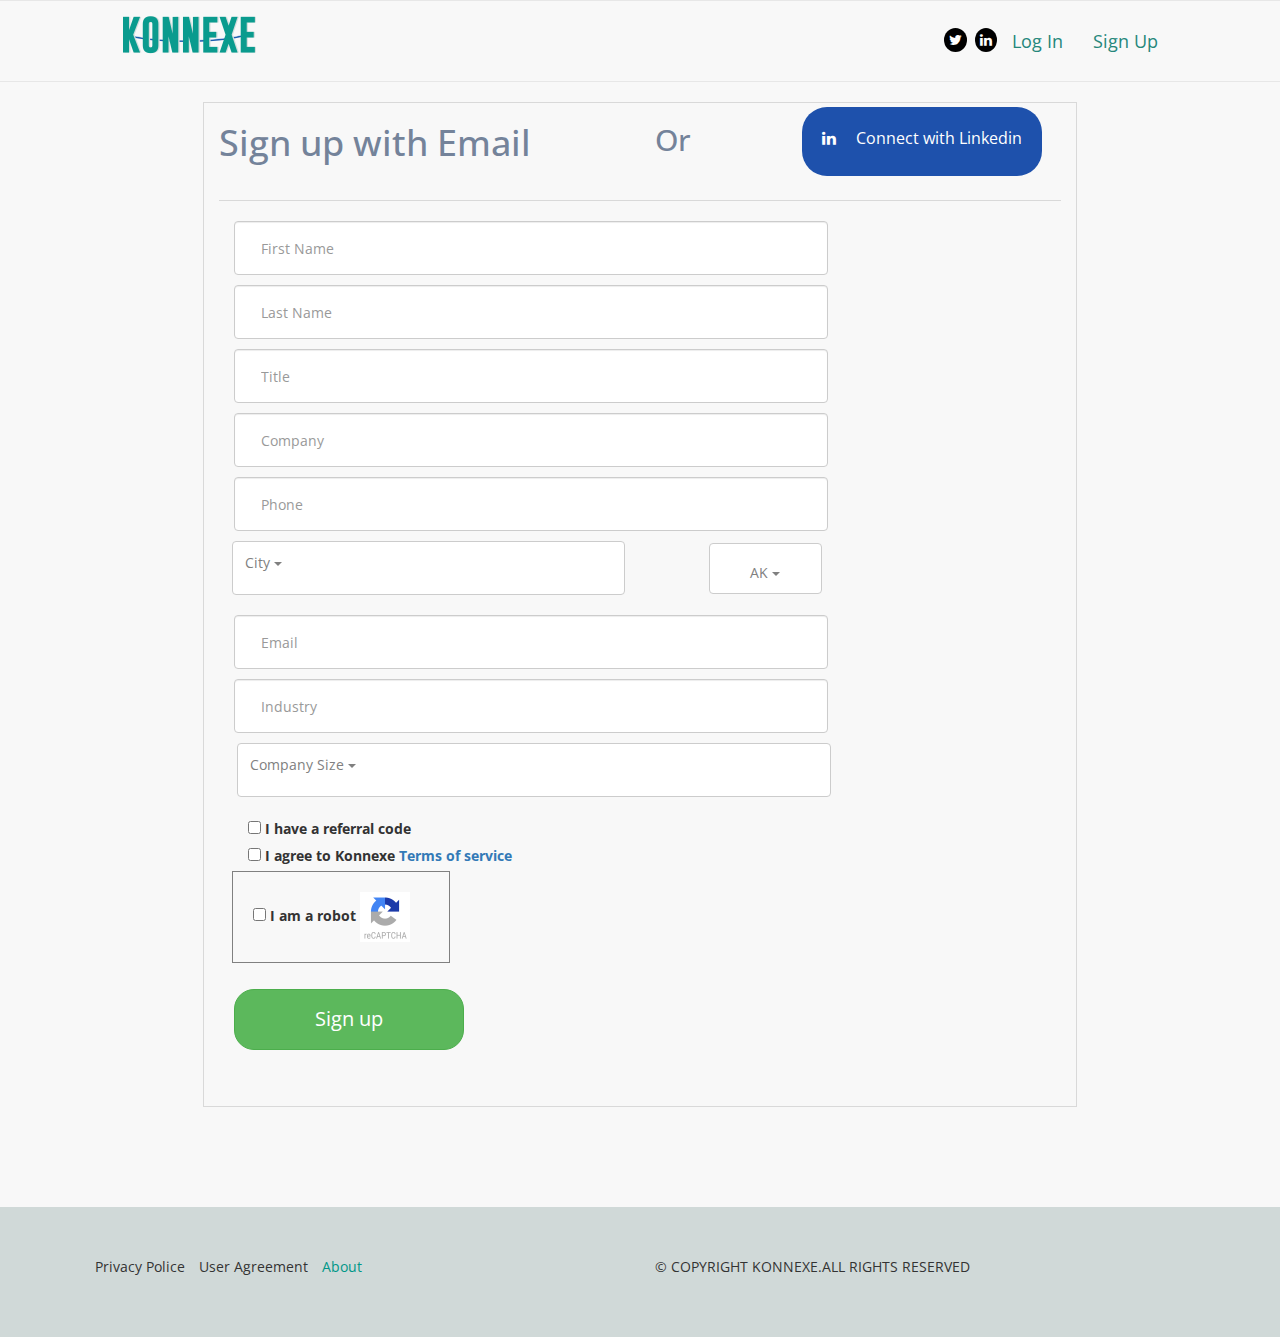
<file: signup.html>
<!DOCTYPE html>
<html lang="en">
<head>
  <title>Konnexe</title>
  <meta charset="utf-8">
  <meta name="viewport" content="width=device-width, initial-scale=1">
  <link rel="stylesheet" href="https://maxcdn.bootstrapcdn.com/bootstrap/3.3.7/css/bootstrap.min.css">
  <script src="https://ajax.googleapis.com/ajax/libs/jquery/3.3.1/jquery.min.js"></script>
  <script src="https://maxcdn.bootstrapcdn.com/bootstrap/3.3.7/js/bootstrap.min.js"></script>
  <link rel="stylesheet" type="text/css" href="./css/signup.css">
  <link rel="stylesheet" href="https://cdnjs.cloudflare.com/ajax/libs/font-awesome/4.7.0/css/font-awesome.min.css">
  <link href="https://fonts.googleapis.com/css?family=Open+Sans" rel="stylesheet">
  <body>
    <div class="row">
      <nav class="navbar navbar-default">
        <div class="container-fluid navclass-custom">
         <div class="col-md-1 hidden-xs"></div>
         <div class="col-md-6 col-xs-4">
          <img src="./images/Page 1.png"></div>
          <div class="col-md-4 col-xs-8 text-right">
            <a href="https://www.twitter.com"><i id="tweet" class="fa fa-twitter" aria-hidden="true"></i></a>
            <a href="https://www.linkedin.com"><i id="link" class="fa fa-linkedin" aria-hidden="true"></i></a>
            <ul class="nav navbar-nav navbar-right">
              <li><a id="col" href="index.html">Log In</a></li>
              <li><a id="col" href="index.html">Sign Up</a></li>
            </ul>
          </div>
          <div class="col-md-1 hidden-xs"></div>
        </div>
      </nav>
    </div>
    <div class="row">
      <div class="col-sm-2 col-md-2"></div>
      <div id="form" class="col-sm-8 col-md-8">
        <div class="row">
          <div class="col-sm-6 col-md-6">
            <h1 style="color:#74839A">Sign up with Email</h1>
          </div>
          <div class="col-sm-2 col-md-2">
            <h2 style="color:#74839A">Or</h2>
          </div>
          <div class="col-sm-4 col-md-4">
            <button class="button button1"><p class="fa fa-linkedin" aria-hidden="true"></p>Connect with Linkedin</button>
          </div>
        </div>
        <hr>
        <div class="row">
         <div class="col-sm-9 col-md-9">  
          <div class="col-sm-12 col-md-12">
            <input type="text" class="form-control margin-pop" id="first-name" placeholder='First Name ' name="First Name">
            <div class="hide" id="fn-error" />
            <span>Please enter proper first name</span>
          </div>
        </div>
        <div class="col-sm-12 col-md-12">
          <input type="text" class="form-control margin-pop" id="last-name" placeholder="Last Name" name="Last Name">
          <div class="hide" id="ln-error" />
          <span>Please enter proper last name</span>
        </div>
      </div>
      <div class="col-sm-12 col-md-12">
        <input type="text" class="form-control margin-pop" id="title-display" placeholder="Title" name="Title">
        <div class="hide" id="title-error" />
        <span>Please enter proper title</span>
      </div>
    </div> 
    <div class="col-sm-12 col-md-12">
      <input type="text" class="form-control margin-pop" id="company-details" placeholder="Company" name="Company">
      <div class="hide" id="company-error" />
      <span>Please enter proper company details</span>
    </div>
  </div>
  <div class="col-sm-12 col-md-12">
    <input type="text" class="form-control margin-pop" id="phone-number" placeholder="Phone" name="Phone">
    <div class="hide" id="number-error" />
    <span>Please enter number in proper format</span>
  </div>
</div>
<div class="row">
 <div class="col-sm-9 col-md-9">
  <div class="dropdown button-custom">
    <button class="btn btn-default dropdown-toggle button-pad" type="button" data-toggle="dropdown">City
     <span class="caret"></span></button>
     <ul class="dropdown-menu">
      <li><a href="#">Mandya</a></li>
      <li><a href="#">Mysore</a></li>
      <li><a href="#">Bangalore</a></li>
    </ul>
  </div>
</div>
<div class="col-sm-3 col-md-3">
  <div class="dropdown">
    <button class="btn btn-default dropdown-toggle button-right" type="button" data-toggle="dropdown">AK
     <span class="caret"></span></button>
     <ul class="dropdown-menu">
      <li><a href="#">AA</a></li>
      <li><a href="#">CS</a></li>
      <li><a href="#">SC</a></li>
    </ul>
  </div>
</div>
</div>
<div class="col-sm-12 col-md-12">
  <input type="Email" class="form-control margin-pop" id="email-check" placeholder="Email" name="Email">
  <div class="hide" id="email-error" />
  <span>Please enter proper email format</span>
</div>
</div> 
<div class="col-sm-12 col-md-12">
  <input type="text" class="form-control margin-pop" id="industry-name" placeholder="Industry" name="Industry">
  <div class="hide" id="industry-error" />
  <span>Improper Industry Name</span>
</div>
</div>
<div class="col-sm-12 col-md-12">
  <div class="dropdown button-custom">
    <button class="btn btn-default dropdown-toggle button-company" type="button" data-toggle="dropdown">Company Size
     <span class="caret"></span></button>
     <ul class="dropdown-menu">
      <li><a href="#">10</a></li>
      <li><a href="#">100</a></li>
      <li><a href="#">200</a></li>
    </ul>
  </div>
</div>
<div id="check" class="col-sm-12 col-md-12">
  <input type="checkbox" name="checkbox" id="checkbox_id" value="value">
  <label for="checkbox_id">I have a referral code</label>
</div>
<div id="check" class="col-sm-12 col-md-12">
  <input type="checkbox" name="checkbox" id="checkbox_id" value="value">
  <label for="checkbox_id">I agree to Konnexe <a>Terms of service</a></label>
</div>
<div class="row">
  <div id="robot-border" class="col-sm-4 col-md-4">
   <!--  <textarea name="comment" form="usrform">I'am not a robot</textarea> -->
   <input type="checkbox" name="checkbox" id="checkbox_id" value="value">
   <label for="checkbox_id">I am a robot</label>
   <img  style="width:50px"src="./images/hero-recaptcha-invisible.gif">
 </div>
 <div class="col-sm-8 col-md-8"></div> 
</div>     
<div class="col-sm-12 col-md-12">
 <button id="submit" class="btn btn-success" >Sign up</button>
</div>
</div>
</div>
<div class="col-sm-3 col-md-3"></div>
</div>
</div>
<div class="col-sm-2 col-md-2"></div> 
</div>
<div class="row" id="mid"></div>
<footer>
  <div class="row last">
    <div class="col-sm-6 col-md-6">
      <ul>
        <li>Privacy Police</li>
        <li>User Agreement</li>
        <li id="last-check">About</li>
      </ul>
    </div>

    <div class="col-sm-6 col-md-6">
      <footer> &copy; COPYRIGHT KONNEXE.ALL RIGHTS RESERVED</footer>
    </div>
  </div>
</footer>
<script type="text/javascript" src="js/signup.js"></script>

</body>
</html>
</file>
<file: css/index.css>
body{
  margin:auto;
  padding:0;
  background-color:#F8F8F8;
  font-family: 'Open Sans', sans-serif;
}

i
{
 background-color: black;
 border-radius: 50%;
 border: 1x solid grey;
 padding:10px;
}

.text-right { text-align: right; }
.text-left { text-align: left; }
.navclass-custom{
  margin: 15px 0px;
}

@media screen and (max-width: 400px)  {
  
  .col-xs-4 img {
    height: 20px;
  }

  .col-xs-8 a,  .col-xs-8 ul li{
    display: inline-block;
    float: left;
    font-size: 15px;
  }
}

.hide { display: none; }

#tweet{
  padding:5px;
  color:white;
  /*margin-left: -27px; /*just added*/*/
}
#link{
  padding:5px;
  margin-top:12px;
  color:white;
  margin-left:4px;
}
#col{
  color:#25877B;
  font-size:18px; 
  /*margin-top: -36px;*/
  /*margin-top: -42px;*/
}
#first-row{
  margin-bottom: -20px
}
.second-row{
  background-color:#009788;
  padding:100px;
}
#head-edit{
  text-align:center;
  color:white;
}
#para-edit{
  text-align: center;
  color: white;
  font-size: 77px;
}
.button {
  background-color:#009788; 
  border: 1px solid white;
  color: white;
  padding: 15px 70px 15px 70px;;
  text-align: center;
  text-decoration: none;
  display: inline-block;
  font-size: 16px;
  margin: 4px 2px;
  cursor: pointer;
  margin-left: 428px !important;
}
.button1 {border-radius: 25px;}

.second-row li a{
  color:white;
  text-decoration:none;
}
#banner-test{
  background-image: url("../images/3090.jpg");
  height:500px;
  background-position: center;
  background-repeat: no-repeat;
  background-size: cover;
}
#heading-edit{
  margin-left: 145px;
  color:#8c8c8c;
}
#para-edited{
  margin-left: 148px;
  line-height: 23px;
  font-size: 17px;
  color:#808080;
}
#para-margin{
  margin-left: 148px;
  font-size: 17px;
  color:#808080;
}
#para-set{
 margin-left: 148px;
 font-size: 17px;
 color:#808080;
}
#para-get{
 margin-left: 148px;
 font-size: 17px;
 color:#808080;
}
.button1 {
  background-color:#009788; 
  border: 1px solid white;
  color: white;
  padding: 15px 70px 15px 70px;;
  text-align: center;
  text-decoration: none;
  display: inline-block;
  font-size: 16px;
  margin: 4px 2px;
  cursor: pointer;
  margin-left: 110px;
}
.button2 {border-radius: 25px;}
.third-row li a{
  color:white;
  text-decoration:none;
}
#image-height{
  padding-top:30px;
  padding-bottom:30px;
}
.back-color{
  background-color:#009788;
}
#create-head{
  color: white;
  margin-left:180px;
  padding-top:80px;
  font-size:65px;
}
#create-top{
  color: white;
  line-height: 25px;
  font-size: 23px;
  margin-left: 178px;
}
.last{
  background-color:#D0D9D8 !important; 
  padding:50px;
}
.last ul li{
  display:inline;
  padding:5px;
}
#last-check{
  color:#009788;
}
</file>
<file: css/feed.css>
#menu{
  height: 20px;
    display: inline-block;
    margin: 10px;
}
#logo{
  display: inline-block;
}
.navicons{
    height: 25px;
    padding-right: 10px;
    font-size: 16px !important;
    color: black !important;
    
}
.custom-active{
  border-bottom: solid #008B8B;
  /*background-color: #008B8B !important;*/
  color: #008B8B !important;
  
}
.padding-right{
    padding-right: 100px;
 }
 #border{
  margin-left: 15px;
  height: 180px;
  margin-right: 15px;
  border-width: 1px;
  
}
.border1{
  
  /*margin-left: 8px;*/
  border-style: solid;
  border-width: 2px;
  /*padding : 15px;*/
}
.interest-button{
    background-color: #fefffc !important;
    margin-left: 10px;
    margin-bottom: 10px;
}
#profile{
    margin-top: 53px;
    margin-left: 40px;
}
#back_ground_color{
  width:100%;
  background-color: #008B8B;
  height: 240px;
  margin-right: 15px;

}
#text{
   padding-top: 25px;
  color:white;
  text-align: center;
}
#img{
    margin-right:80px;
    height:50px;
}
.button1{
 border-radius: 80px;
 padding:8px;
}
.button2{
 border-radius: 80px;
 padding:8px;
}
.button3{
 border-radius: 80px;
 padding:8px;
}
.button4{
 border-radius: 80px;
 padding:8px;
}
.button5{
 border-radius: 80px;
 padding:8px;
}
.button6{
 border-radius: 80px;
 padding:8px;
}
#intrest{
  margin-left: 10px;
}
.allshow{
  color:#008B8B;
background-color: white;
border-radius: 7px;
}

.padding_bottom{
    padding-bottom: 15px;
}
.padding_top{
  padding-top: 40px;
}
#next{
    width: 75px;
    margin-left:430px;
    background-color: #008B8B;
    border-color: #008B8B;
    color:white;
}
#search{
  width:100%;
}
.fontsize{
  padding-right:10px;
    font-size:15px;
}
.chat{
  height:20px;
}
#img-upload{
    width: 100%;
}
#imgInp{
  width: 20px;
  padding-top: 20px;
  display:inline-block;

}
#photo{
  display:inline-block;
  padding-left: 10px;
}
.wellcolor{
    background-color: white !important;
}
#myNavbar li a:hover{
  color:#00e6b8;
}
.bcolor{
  border-color: #008B8B;
}
#pimg{
  height: 50px;
    width: 50px;
}

.fa {
    font-size: 50px;
    cursor: pointer;
    user-select: none;
}

.fa:hover {
  color: #008B8B;
}
.navtext{
  padding-left: 40px;

}
#color{
  font-size: 16px;
  /*color:#008B8B;*/
    /*background-color: #008B8B !important;*/
}
#color1{
  font-size: 16px;
}
#color2{
  font-size: 16px;
}
#color3{
  font-size: 16px;
}
#color4{
  font-size: 16px;
}

.center-block {
    display: block;
    margin-left: auto;
    margin-right: auto;
 }
 #left{
  margin-left: 70px;
 }
 #bccolor{
  color: #008B8B;
}
#hit{
  background-color:#008B8B; 
  border-color: #008B8B;
    color:white;
}
#searchinput {
    width: 389px;
}
#bpost{
  width:390px;
  height: 150px;
  padding-top: 10px;
}

#searchclear {
    position: absolute;
    right: 5px;
    top: 0;
    bottom: 0;
    height: 14px;
    margin: auto;
    font-size: 14px;
    cursor: pointer;
    color: #ccc;
}
#bcolor1{
  border: solid #008B8B;
}
#myNavbar{
      background-color: white;
}
@media only screen and (min-device-width: 481px) and (max-device-width: 1024px) and (orientation:portrait){
.navimg{
    margin-right: 130px;
}
}
</file>
<file: css/login.css>
body{
  margin:auto;
  padding:0;
  background-color:#F8F8F8;
  font-family: 'Open Sans', sans-serif;
}

i
{
 background-color: black;
 border-radius: 50%;
 border: 1x solid grey;
 padding:10px;
}

.text-right { text-align: right; }
.navclass-custom{
  margin: 15px 0px;
}

@media screen and (max-width: 400px)  {

  .col-xs-4 img {
    height: 20px;
  }

  .col-xs-8 a,  .col-xs-8 ul li{
    display: inline-block;
    float: left;
    font-size: 15px;
  }
}

.hide { display: none; }

#tweet{
  padding:5px;
  color:white;
  /*margin-left: -27px; /*just added*/*/
}
#link{
  padding:5px;
  margin-top:12px;
  color:white;
  margin-left:4px;
}
#col{
  color:#25877B;
  font-size:18px; 
  /*margin-top: -36px;*/
  /*margin-top: -42px;*/
}
#mid{
  padding:50px;
}
#form{
  border:1px solid #d9d9d9;
}
#heading-text{
  color:#48C7C2;
  text-align:center;
}
hr {
  border: none;
  height: 1px;
  width:100%;
  /* Set the hr color */
  color:  #d9d9d9; /* old IE */
  background-color:  #d9d9d9; /* Modern Browsers */
}
.margin-pop{
  margin-bottom: 10px;
  padding: 26px;
}
#submit{
  margin-bottom: 55px;
  padding: 15px 80px 15px 80px;
  border-radius:20px;
  font-size: 20px;
  background-color:#009788; 
}
#span-move{
  margin-left: 252px;
  color:grey;
}
.button {
  background-color:#99B6D8; 
  border: none;
  color: white;
  padding: 20px;
  text-align: center;
  text-decoration: none;
  display: inline-block;
  font-size: 16px;
  margin: 4px 2px;
  cursor: pointer;
}
.button1 {border-radius: 25px;}
.link-edit{
  padding-right:10px;
}
#para-edit{
  padding-top:20px;
  padding-bottom:50px;
  color:grey;
}
.last{
  background-color:white;
  padding:50px;
}
.last ul li{
  display:inline;
  padding:5px;
}
</file>
<file: css/people.css>
@import url('https://fonts.googleapis.com/css?family=Open+Sans');
body{
  font-family: 'Open Sans', sans-serif;
}
@media screen and (max-width: 767px) {
  .sidenav {
    height: auto;
    padding: 15px;
  }
  .row.content {height:auto;} 
}
#mynavbar li{
  margin-right:0px;
  margin-right: 117px;
}
#hello{
  width:50%;
  text-align: right;
}
#hi{
  width:50%;
  text-align: right;
}
.img {
  border-radius: 50%;
  margin-right: 49px;
  width: 36px;
}
.img1 {
  border-radius: 50%;
  width: 39%;
  margin-left: 81px;
  margin-top: 18px;
  margin-bottom: 2px;
}
.img2 {
  margin-left: 42%;
  color: white;
}
.img3 {
  margin-left: 30%;
  color: white;
  margin-bottom: 18px;
}
#align{
  text-align: left;
}
#align1{
  text-align: left;
}
#align2{
  text-align: left;
  margin-right:60px;
}
.button {
  border: none;
  padding: 10px;
  text-align: center;
  text-decoration: none;
  display: inline-block;
  margin: 4px 2px;   
}
.parent{
  width: 103px;
  height: 31px;
  border-radius: 5px;
  color:#009687;
  border-color: #009687;
}
.parent1{
  width: 103px;
  height: 31px;
  border-radius: 5px;
  color:#009687;
  border-color: #009687;;
}
.hi{
  width: 103px;
  height: 31px;
  border-radius: 5px;
  color:#009687;
  border-color: #009687;
}
.hello{
  width: 103px;
  height: 31px;
  border-radius: 5px;
  color:#009687;
  border-color: #009687;
}
.hi1{
  width: 103px;
  height: 31px;
  border-radius: 5px;
  color:#009687;
  border-color: #009687;
}
.hello1{
  width: 103px;
  height: 31px;
  border-radius: 5px;
  color:#009687;
  border-color: #009687;
}
.hi2{
  width: 103px;
  height: 31px;
  border-radius: 5px;
  color:#009687;
  border-color: #009687;
}
.hello2{
  width: 103px;
  height: 31px;
  border-radius: 5px;
  color:#009687;
  border-color: #009687;
}
.hi3{
  width: 103px;
  height: 31px;
  border-radius: 5px;
  color:#009687;
  border-color: #009687;
}
.hello3{
  width: 103px;
  height: 31px;
  border-radius: 5px;
  color:#009687;
  border-color: #009687;
}
.hi4{
  width: 103px;
  height: 31px;
  border-radius: 5px;
  color:#009687;
  border-color: #009687;
}
.hello4{
  width: 103px;
  height: 31px;
  border-radius: 5px;
  color:#009687;
  border-color: #009687;
}
.hi5{
  width: 103px;
  height: 31px;
  border-radius: 5px;
  color:#009687;
  border-color: #009687;
}
.hello5{
  width: 103px;
  height: 31px;
  border-radius: 5px;
  color:#009687;
  border-color: #009687;
}
.hi6{
  width: 103px;
  height: 31px;
  border-radius: 5px;
  color:#009687;
  border-color: #009687;
}
.hello6{
  width: 103px;
  height: 31px;
  border-radius: 5px;
  color:#009687;
  border-color: #009687;
}
.hi7{
  width: 103px;
  height: 31px;
  border-radius: 5px;
  color:#009687;
  border-color: #009687;
}
.hello7{
  width: 103px;
  height: 31px;
  border-radius: 5px;
  color:#009687;
  border-color: #009687;
}
.hi8{
  width: 103px;
  height: 31px;
  border-radius: 5px;
  color:#009687;
  border-color: #009687;
}
.hello8{
  width: 103px;
  height: 31px;
  border-radius: 5px;
  color:#009687;
  border-color: #009687;
}
.hi9{
  width: 103px;
  height: 31px;
  border-radius: 5px;
  color:#009687;
  border-color: #009687;
}
.hello9{
  width: 103px;
  height: 31px;
  border-radius: 5px;
  color:#009687;
  border-color: #009687;
}
.hi10{
  width: 103px;
  height: 31px;
  border-radius: 5px;
  color:#009687;
  border-color: #009687;
}
.hello10{
  width: 103px;
  height: 31px;
  border-radius: 5px;
  color:#009687;
  border-color: #009687;
}
.hi11{
  width: 103px;
  height: 31px;
  border-radius: 5px;
  color:#009687;
  border-color: #009687;
}
.hello11{
  width: 103px;
  height: 31px;
  border-radius: 5px;
  color:#009687;
  border-color: #009687;
}
.hi12{
  width: 103px;
  height: 31px;
  border-radius: 5px;
  color:#009687;
  border-color: #009687;
}
.hello12{
  width: 103px;
  height: 31px;
  border-radius: 5px;
  color:#009687;
  border-color: #009687;
}
.button1{
  border-radius: 80px;
}
.button2{
  border-radius: 80px;
}
.button3{
  border-radius: 80px;
}
.button4{
  border-radius: 80px;
}
.button5{
  border-radius: 80px;
}
.button6{
  border-radius: 80px;
}
.button7{
  border-radius: 80px;
}
.interest-button{
  background-color:whitesmoke;
  margin-left: 0px;
  margin-bottom: 10px;
  border-width: 1px;
  border-style: solid;
  border-color: #babab9;
  border-radius: 27px;
  height: 29px;
  margin-top: 3px;
  padding-top: 2px;
}
.table{
  border: 1px solid black;
}
#align3 {
  width: 68px;
  border-radius: 50%;
}
#align6 {
  width: 68px;
  border-radius: 50%;
  height:75px;
}
.f-s-15{
  font-size: 15px;
}
#align5 {
  width: 68px;
  border-radius: 50%;
  height:70px;
}
#align4 {
      width: 68px;
  border-radius: 50%;
}
.stylish-input-group .input-group-addon{
  background: white !important; 
}
.stylish-input-group .form-control{
  border-right:0; 
  box-shadow:0 0 0; 
  border-color:#ccc;
  height: 51px;
}
.stylish-input-group button{
  border:0;
  background:transparent;
}
#align7 {
  width: 150px;
  border-right:0; 
  box-shadow:0 0 0;
}
#algn1 {
  width: 80px;
  border-radius: 50%;
  height:85px;
  margin-top: 9px;
}
.m.tl{
  font-size: 12px;
}
hr {
  background-color: #b3b3b3; 
  height: 1px; 
  border: 0px;
  margin-top: 10px;
}
.white{
  background-color: white;
  height: 128%;
  padding-left: 0px;
  padding-right: 0px;

}
.white1{
  background-color:#009687;
  width:100%;
  border-radius: 10px;
  height: 100%;
  margin-top: 12%;
}
.white2{
  background-color: white;
  margin-top: -26px;
  height: 83%;
}
.whitesmoke{
  background-color: #F5F5F5;
}
.space{
  margin-left: 39px;
  margin-top: 8px;
}
.space2{
  margin-left: 13px;
  margin-top: 3px;
}
.space1{
  margin-left: -19% !important;
  margin-top: 15% !important;
}
.algn1{
  margin-left:30px;
}
.algn2{
  margin-left: 80px;
}
.decrs{
  height:50%;
  margin-top: -12px;
}
.white4{
  width: 99%;
  background-color: white;
  margin-top: 185px;
  padding-left: 0px;
  padding-right: 0px;
}
.navicons{
  height: 25px;
  padding-right: 10px;
  font-size: 16px !important;
  color: black !important;
}
.custom-active{
  border-bottom: solid #008B8B;
  color: #008B8B !important;
}
#qwerty1{
  color: #008B8B;
  font-size: 16px;
}
.adjust{
  padding-left: 28px;
}
.white7{
  background-color: white;
  padding-left: 15px;
}
.c-g-fs{
  color: gray;
  font-size: 11px;
}
.white6{
  text-align: center;
}
.white9{
  padding-left: 10px;
}
.white01{
  text-align: center;
}
#alter{
  padding-top: 10px;
}
.alter1{
  margin-bottom: 25px;
}
.text-custom{
  text-align:center;
}
.col-custom{
  color:#00997a;
}
.m-lg-10{
  border-bottom: 1px solid gray;
  margin-bottom: 15px;
  margin-top: -9px;
}
.c-g{
  color: gray;
}
@media only screen and (min-device-width : 768px) and (max-device-width : 1024px)  {
  #align4{
    width: 42px;
    border-radius: 50%;
    margin-bottom: 3px;
    margin-top: -4px;
  }
  h4{
    font-size: 15px;
  }
  #align3{
    width: 42px;
    border-radius: 50%;
    margin-bottom: 3px;
    margin-top: -4px;
  }
  #align5{
    width: 42px;
    border-radius: 50%;
    margin-bottom: 3px;
    margin-top: -4px;
    height: 46px;
  }
  #align6{
    width: 56px;
    border-radius: 50%;
    margin-bottom: 3px;
    margin-top: -4px;
    height: 56px;
  }
  .img-responsive{
    width: 62px;
  }
  .image-resp{
    width: 16px;
  }
  .algn1{
    font-size: 11px;
    margin-left: 2px;
    padding-left: 3px !important;
  }
  .c-g-fs{
    color: gray;
    font-size: 11px;
  }
  .c-g{
  color: gray;
  }
  .algn2{
    padding: 10px 3px !important;
  }
  #qwerty1{
    font-size: 10px;
  }
  .navicons{
    width: 28px;
    height: 18px;
  }
  .f-s-15{
  font-size: 11px;
  }
  .space2 {
    margin-left: 32px;
    margin-top: 3px;
  }
  .white6{
    text-align: center;
  }
  .f-s-9{
    font-size: 9px;
  }
  .col-custom{
    font-size: 12px;
  }
  .f-s-12{
    font-size: 12px;
  }
  .img3{
    margin-left: 18%;
  }
  .img1{
    margin-left: 51px;
  }
  .img2{
    margin-left: 37%;
  }
  .interest-button{
    height: 23px;
    font-size: 11px;
  }
  .button7{
    height: 35px;
  }
  .img{
    margin-right: 93px;
    width: 34px;
  }
}
.b-btm1{
  border-bottom: solid #009687;
}
.b-btm2{
  border-bottom: solid #b2b2b2; 
}
</file>
<file: css/signup.css>
body{
  margin:auto;
  padding:0;
  background-color:#F8F8F8;
  font-family: 'Open Sans', sans-serif;
}

i
{
 background-color: black;
 border-radius: 50%;
 border: 1x solid grey;
 padding:10px;
}

.text-right { text-align: right; }
.text-left { text-align: left; }
.navclass-custom{
  margin: 15px 0px;
}

@media screen and (max-width: 400px)  {
  
  .col-xs-4 img {
    height: 20px;
  }

  .col-xs-8 a,  .col-xs-8 ul li{
    display: inline-block;
    float: left;
    font-size: 15px;
  }
}

.hide { display: none; }

#tweet{
  padding:5px;
  color:white;
  /*margin-left: -27px; /*just added*/*/
}
#link{
  padding:5px;
  margin-top:12px;
  color:white;
  margin-left:4px;
}
#col{
  color:#25877B;
  font-size:18px; 
  /*margin-top: -36px;*/
  /*margin-top: -42px;*/
}
#form{
  border:1px solid #d9d9d9;
}
#text{
  margin-bottom:15px;
  margin-top:15px;
}
/*.top{
    border-bottom:1px solid black;
    }*/
    .button {
      background-color:#1E51AC; 
      border: none;
      color: white;
      padding: 20px;
      text-align: center;
      text-decoration: none;
      display: inline-block;
      font-size: 16px;
      margin: 4px 2px;
      cursor: pointer;
    }
    .button1 {border-radius: 25px;}
/*hr {
   size:50;
   }*/
   hr {
    border: none;
    height: 1px;
    width:100%;
    /* Set the hr color */
    color:  #d9d9d9; /* old IE */
    background-color:  #d9d9d9; /* Modern Browsers */
  }
  p{
    padding-right:20px;
  }
  #check{
    margin-left: 14px;
  }
  #r{
    margin-left:2px;
  }
  #but {
    background-color:#1C8B7C; 
    border: none;
    color: white;
    padding: 20px;
    text-align: center;
    text-decoration: none;
    display: inline-block;
    font-size: 16px;
    margin: 8px 8px;
    cursor: pointer;
    border-radius:23px;
  }
  .last{
    background-color:#D0D9D8 !important; 
    padding:50px;
  }
  .last ul li{
    display:inline;
    padding:5px;
  }
  #mid{
    padding:50px;
  }
  .margin-pop{
    margin-bottom: 10px;
    padding: 26px;
  }
  .button-custom{
    width:100% !important;
    margin-bottom: 20px;
  }
  .button-pad{
    padding-right: 342px;
    padding-bottom: 21px;
    padding-top: 11px;
    color:grey;
    margin-left: 13px;
  }
  .button-right{
    color:grey;
    padding: 19px 41px 10px 40px;
    margin-top: 2px;
  }
  .button-company{
    margin-left: 3px;
    color: grey;
    padding-right: 474px;
    padding-top: 11px;
    padding-bottom: 21px;
  }
  #robot-border{
    border:1px solid grey;
    margin-left: 28px;
    margin-bottom: 25px;
    padding: 20px;
  }
  #submit{
    margin-bottom: 55px;
    padding: 15px 80px 15px 80px;
    border-radius:20px;
    font-size: 20px;
  }
  #last-check{
    color:#009788;
  }
</file>
